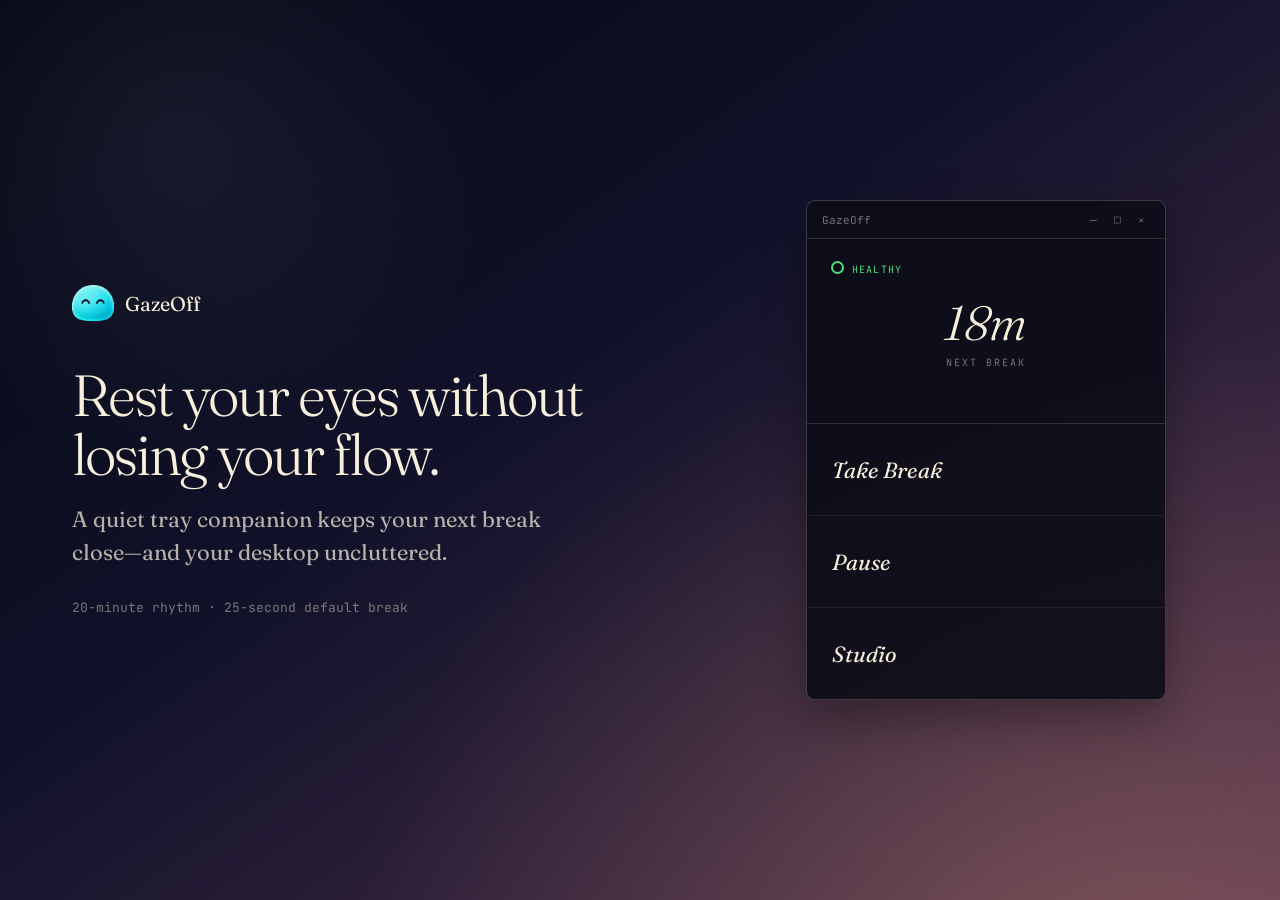
<file: store-assets/render.html>
<!doctype html>
<html lang="en">
<head>
  <meta charset="utf-8">
  <meta name="viewport" content="width=device-width,initial-scale=1">
  <title>GazeOff Microsoft Store assets</title>
  <link rel="preconnect" href="https://fonts.googleapis.com">
  <link rel="preconnect" href="https://fonts.gstatic.com" crossorigin>
  <link href="https://fonts.googleapis.com/css2?family=Fraunces:ital,opsz,wght@0,9..144,300;0,9..144,400;0,9..144,500&family=JetBrains+Mono:wght@400;500&display=swap" rel="stylesheet">
  <style>
    :root{--ink:#f7eedb;--soft:rgba(247,238,219,.72);--faint:rgba(247,238,219,.45);--rule:rgba(247,238,219,.15);--accent:#e8a874;--display:"Fraunces",Georgia,serif;--mono:"JetBrains Mono",monospace}
    *{box-sizing:border-box}html,body{width:100%;height:100%;margin:0;overflow:hidden}body{color:var(--ink);font-family:var(--display);background:#070916}
    .slide{position:absolute;inset:0;display:none;background:linear-gradient(145deg,#050714 0%,#11122a 43%,#55324f 100%)}
    .slide.active{display:grid}.slide::after{content:"";position:absolute;inset:0;pointer-events:none;background:radial-gradient(ellipse at 85% 110%,rgba(232,168,116,.28),transparent 48%),radial-gradient(circle at 14% 16%,rgba(182,203,217,.08),transparent 24%)}
    .copy{position:relative;z-index:2;align-self:center;padding:0 30px 0 72px}.brand{display:flex;align-items:center;gap:11px;margin-bottom:42px;font-size:20px}.brand img{width:42px;height:42px;object-fit:contain}.copy h1{max-width:540px;margin:0 0 20px;font-size:58px;line-height:1.01;font-weight:300;letter-spacing:-.035em}.copy p{max-width:500px;margin:0;color:var(--soft);font-size:22px;line-height:1.48}.copy .note{display:block;margin-top:30px;color:var(--faint);font:13px/1.5 var(--mono)}
    .product{position:relative;z-index:2;align-self:center;justify-self:center}.window{overflow:hidden;border:1px solid rgba(247,238,219,.2);background:rgba(12,14,24,.92);box-shadow:0 18px 45px rgba(0,0,0,.32)}.titlebar{height:38px;display:flex;align-items:center;padding:0 15px;border-bottom:1px solid var(--rule);color:var(--faint);font:11px var(--mono)}.dots{margin-left:auto;letter-spacing:5px}
    .tray-slide{grid-template-columns:54% 46%}.tray{width:360px;height:500px;border-radius:9px}.tray .health{height:185px;display:grid;place-items:center;border-bottom:1px solid var(--rule);position:relative}.health-label{position:absolute;top:22px;left:24px;color:#4ade80;font:10px var(--mono);letter-spacing:.13em;text-transform:uppercase}.health-label::before{content:"";display:inline-block;width:9px;height:9px;margin-right:8px;border:2px solid #4ade80;border-radius:50%;vertical-align:-1px}.time{font-size:48px;font-style:italic;font-weight:300}.kicker{margin-top:4px;color:var(--faint);font:10px var(--mono);letter-spacing:.2em;text-align:center;text-transform:uppercase}.tray-row{height:92px;display:flex;align-items:center;padding:0 25px;border-bottom:1px solid rgba(247,238,219,.07);font-size:22px;font-style:italic}.tray-foot{padding:18px 24px;color:var(--faint);font:11px/1.5 var(--mono)}
    .break-slide{grid-template-columns:43% 57%;background:linear-gradient(145deg,#081736 0%,#214a91 48%,#549fe0 100%)}.break-slide::after{background:radial-gradient(ellipse at 84% 95%,rgba(142,210,237,.3),transparent 43%)}.break{width:700px;height:560px;position:relative;background:linear-gradient(to bottom,#081736,#11295e 23%,#214a91 48%,#3573c2 74%,#549fe0)}.break .mast{position:absolute;top:36px;left:0;right:0;text-align:center;color:var(--faint);font-size:16px;font-style:italic}.break .center{position:absolute;inset:0;display:grid;place-content:center;text-align:center}.break .line{font-size:43px;font-style:italic}.break .seconds{margin-top:54px;font-size:62px;font-style:italic}.meter{width:380px;height:1px;margin:12px auto 0;background:var(--rule)}.meter span{display:block;width:48%;height:1px;background:#8ed2ed}.break .caption{margin-top:14px;color:var(--faint);font-size:15px;font-style:italic}.break .actions{position:absolute;bottom:40px;left:0;right:0;text-align:center;color:var(--soft);font-size:16px;font-style:italic;word-spacing:24px}
    .studio-slide,.stats-slide,.smart-slide{grid-template-columns:39% 61%}.studio{width:760px;height:580px;display:grid;grid-template-columns:190px 1fr}.side{padding:30px 0;border-right:1px solid var(--rule)}.side strong{display:block;padding:0 24px 24px;font-size:26px;font-weight:300}.side span{display:block;padding:12px 24px;color:var(--soft);font-size:15px}.side .selected{padding-left:30px;background:rgba(255,255,255,.07);color:var(--ink)}.main{padding:35px 42px}.main h2{margin:0 0 28px;font-size:31px;font-weight:300}.section{padding:12px 0 7px;border-bottom:1px solid var(--rule);color:var(--faint);font:10px var(--mono);letter-spacing:.12em;text-transform:uppercase}.setting{min-height:68px;display:flex;align-items:center;border-bottom:1px solid rgba(247,238,219,.06)}.setting b{display:block;font-size:16px;font-weight:300}.setting em{display:block;margin-top:4px;color:var(--faint);font-size:13px;font-style:normal}.value{margin-left:auto;color:#00c9ff;font:14px var(--mono)}.switch{margin-left:auto;width:38px;height:21px;padding:3px;border-radius:11px;background:#00a8d6}.switch::after{content:"";display:block;width:15px;height:15px;margin-left:17px;border-radius:50%;background:white}
    .stats{width:760px;height:580px;display:grid;grid-template-columns:190px 1fr}.score{display:flex;align-items:center;gap:22px;padding:22px;border:1px solid var(--rule);background:rgba(255,255,255,.04)}.ring{width:100px;height:100px;border:8px solid rgba(247,238,219,.12);border-top-color:#4ade80;border-right-color:#4ade80;border-bottom-color:#4ade80;border-radius:50%;display:grid;place-items:center;font-size:30px}.score h3{margin:0;font-size:25px;font-weight:300;font-style:italic}.score p{margin:6px 0 0;color:var(--faint);font-size:13px}.tiles{display:grid;grid-template-columns:repeat(4,1fr);gap:10px;margin-top:18px}.tile{padding:15px 12px;border:1px solid var(--rule)}.tile b{font-size:24px;font-weight:300}.tile span{display:block;margin-top:8px;color:var(--faint);font:8px var(--mono);letter-spacing:.1em;text-transform:uppercase}.chart{height:130px;margin-top:25px;display:flex;align-items:flex-end;gap:22px;border-bottom:1px solid var(--rule);padding:0 18px}.bar{width:30px;background:#4ade80}.bar:nth-child(1){height:42%}.bar:nth-child(2){height:67%}.bar:nth-child(3){height:58%;background:#fbbf24}.bar:nth-child(4){height:81%}.bar:nth-child(5){height:74%}.bar:nth-child(6){height:91%}.bar:nth-child(7){height:64%;background:#fbbf24}
    .smart{width:760px;height:580px;display:grid;grid-template-columns:190px 1fr}.signal{min-height:82px;display:grid;grid-template-columns:1fr auto;align-items:center;border-bottom:1px solid rgba(247,238,219,.07)}.signal b{display:block;font-size:17px;font-weight:300}.signal span{display:block;margin-top:5px;color:var(--faint);font-size:13px}.state{color:#4ade80;font:11px var(--mono);letter-spacing:.1em;text-transform:uppercase}.privacy{margin-top:28px;padding-top:20px;border-top:1px solid var(--rule);color:var(--faint);font:12px/1.55 var(--mono)}
    .logo-slide{place-items:center;background:#111327}.logo-slide::after{background:radial-gradient(circle at 50% 66%,rgba(232,168,116,.18),transparent 38%)}.logo-wrap{position:relative;z-index:2;text-align:center}.logo-wrap img{width:500px;height:500px;object-fit:contain}.logo-wrap div{margin-top:42px;font-size:78px;font-weight:300;letter-spacing:-.04em}
  </style>
</head>
<body>
  <section class="slide tray-slide" data-slide="1">
    <div class="copy"><div class="brand"><img src="../website/assets/tray_blob.png" alt="">GazeOff</div><h1>Rest your eyes without losing your flow.</h1><p>A quiet tray companion keeps your next break close—and your desktop uncluttered.</p><span class="note">20-minute rhythm · 25-second default break</span></div>
    <div class="product"><div class="window tray"><div class="titlebar">GazeOff <span class="dots">— □ ×</span></div><div class="health"><div class="health-label">healthy</div><div><div class="time">18m</div><div class="kicker">next break</div></div></div><div class="tray-row">Take Break</div><div class="tray-row">Pause</div><div class="tray-row">Studio</div><div class="tray-foot">Running quietly from the Windows system tray</div></div></div>
  </section>
  <section class="slide break-slide" data-slide="2">
    <div class="copy"><div class="brand"><img src="../website/assets/tray_blob.png" alt="">GazeOff</div><h1>A small pause can reset the whole session.</h1><p>Calm, full-screen breaks make it easy to look away before strain builds up.</p><span class="note">Short breaks · long recovery breaks · optional sounds</span></div>
    <div class="product"><div class="window break"><div class="mast">GazeOff</div><div class="center"><div class="line">Let the distance come back into focus.</div><div class="seconds">12</div><div class="meter"><span></span></div><div class="caption">seconds of quiet left</div></div><div class="actions">Skip &nbsp; +1 minute &nbsp; +5 minutes</div></div></div>
  </section>
  <section class="slide studio-slide" data-slide="3">
    <div class="copy"><div class="brand"><img src="../website/assets/tray_blob.png" alt="">GazeOff</div><h1>Your rhythm, not somebody else's.</h1><p>Adjust break timing, reminders, sounds, and visuals from one focused Studio.</p><span class="note">Every reminder is optional and adjustable</span></div>
    <div class="product"><div class="window studio"><aside class="side"><strong>GazeOff</strong><span class="selected">Breaks</span><span>Reminders</span><span>Smart Pause</span><span>Appearance</span><span>Stats</span></aside><main class="main"><h2>Breaks</h2><div class="section">Schedule</div><div class="setting"><div><b>Work interval</b><em>Time between eye breaks</em></div><div class="value">20 minutes</div></div><div class="setting"><div><b>Short break</b><em>Quick distance reset</em></div><div class="value">25 seconds</div></div><div class="setting"><div><b>Long break</b><em>After four short breaks</em></div><div class="value">3 minutes</div></div><div class="section">Behavior</div><div class="setting"><div><b>Start automatically</b><em>Begin the timer when GazeOff opens</em></div><div class="switch"></div></div></main></div></div>
  </section>
  <section class="slide stats-slide" data-slide="4">
    <div class="copy"><div class="brand"><img src="../website/assets/tray_blob.png" alt="">GazeOff</div><h1>See recovery—not another productivity score.</h1><p>Local stats show whether breaks are actually making space in your day.</p><span class="note">Stored on your PC · no account · no cloud dashboard</span></div>
    <div class="product"><div class="window stats"><aside class="side"><strong>GazeOff</strong><span>Breaks</span><span>Reminders</span><span>Smart Pause</span><span>Appearance</span><span class="selected">Stats</span></aside><main class="main"><h2>Recovery</h2><div class="score"><div class="ring">92</div><div><h3>A well-paced day.</h3><p>Breaks are keeping long sessions in check.</p></div></div><div class="tiles"><div class="tile"><b>7</b><span>breaks</span></div><div class="tile"><b>6m</b><span>rested</span></div><div class="tile"><b>3h</b><span>screen time</span></div><div class="tile"><b>1</b><span>skipped</span></div></div><div class="chart"><div class="bar"></div><div class="bar"></div><div class="bar"></div><div class="bar"></div><div class="bar"></div><div class="bar"></div><div class="bar"></div></div></main></div></div>
  </section>
  <section class="slide smart-slide" data-slide="5">
    <div class="copy"><div class="brand"><img src="../website/assets/tray_blob.png" alt="">GazeOff</div><h1>Helpful reminders know when to wait.</h1><p>Smart Pause holds interruptions during calls, fullscreen activity, videos, games, and time away.</p><span class="note">Detection happens locally on your Windows PC</span></div>
    <div class="product"><div class="window smart"><aside class="side"><strong>GazeOff</strong><span>Breaks</span><span>Reminders</span><span class="selected">Smart Pause</span><span>Appearance</span><span>Stats</span></aside><main class="main"><h2>Smart Pause</h2><div class="section">Pause signals</div><div class="signal"><div><b>Fullscreen apps</b><span>Wait during presentations, films, and games</span></div><div class="state">On</div></div><div class="signal"><div><b>Calls and meetings</b><span>Use local microphone and camera activity signals</span></div><div class="state">On</div></div><div class="signal"><div><b>Video playback</b><span>Hold reminders while media is playing</span></div><div class="state">On</div></div><div class="signal"><div><b>Idle time</b><span>Pause when you step away from the computer</span></div><div class="state">On</div></div><div class="privacy">GazeOff does not record audio or video, capture your screen, or upload activity to a cloud dashboard.</div></main></div></div>
  </section>
  <section class="slide logo-slide" data-slide="logo"><div class="logo-wrap"><img src="../website/assets/tray_blob.png" alt="GazeOff blob"><div>GazeOff</div></div></section>
  <script>
    const slide=new URLSearchParams(location.search).get('slide')||'1';
    document.querySelector(`[data-slide="${slide}"]`)?.classList.add('active');
  </script>
</body>
</html>
</file>
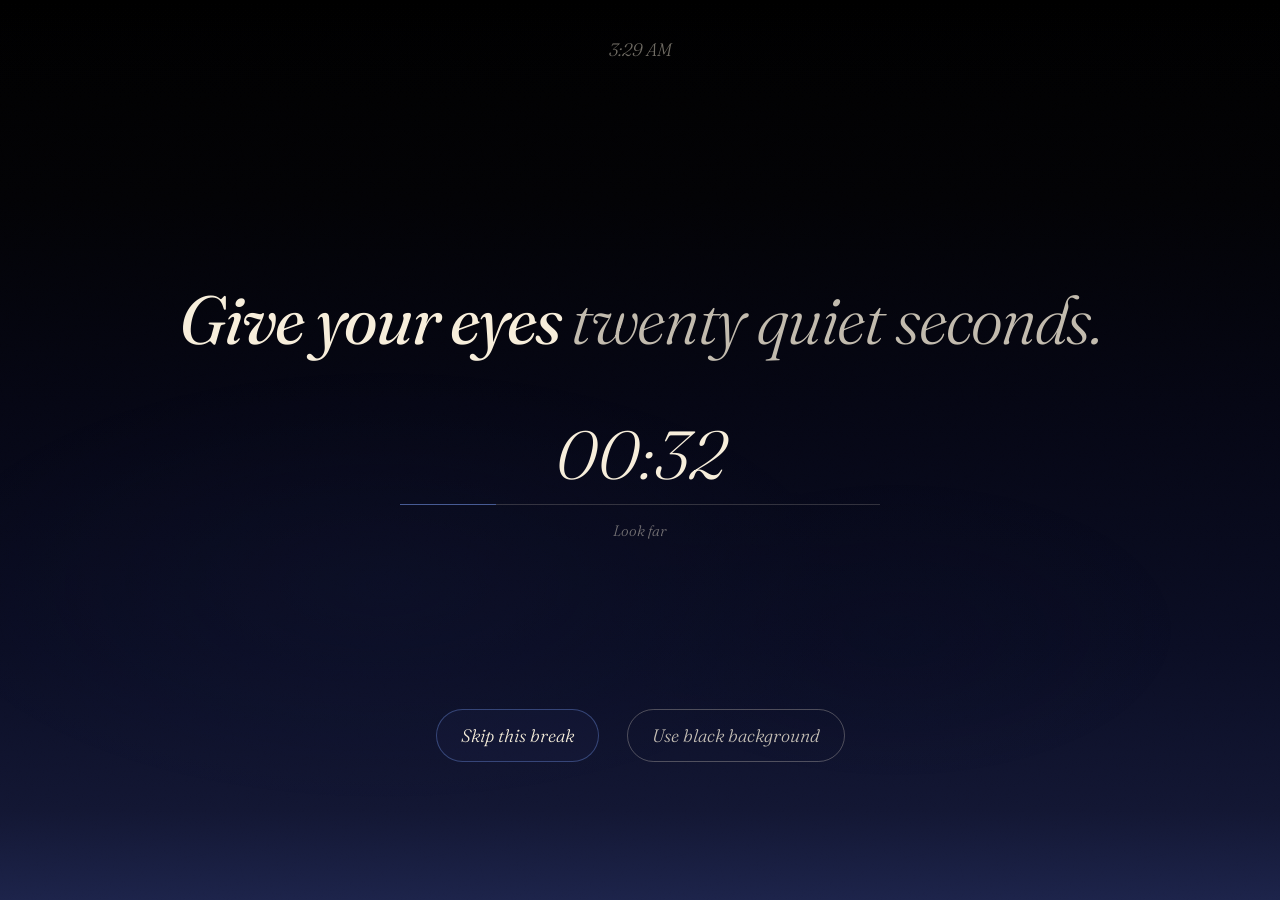
<file: ui/overlay.html>
<!doctype html>
<html>
<head>
<meta charset="utf-8">
<meta name="color-scheme" content="dark">
<link rel="preconnect" href="https://fonts.googleapis.com">
<link rel="preconnect" href="https://fonts.gstatic.com" crossorigin>
<link href="https://fonts.googleapis.com/css2?family=Fraunces:ital,opsz,wght@0,9..144,300;0,9..144,400;0,9..144,500;0,9..144,600;0,9..144,700;1,9..144,300;1,9..144,400;1,9..144,500;1,9..144,600;1,9..144,700&family=JetBrains+Mono:wght@300;400;500;600;700&display=swap" rel="stylesheet">
<style>
  * { box-sizing:border-box; margin:0; padding:0; user-select:none; }

  @property --c-zenith  { syntax: '<color>';  inherits: true; initial-value: #1a1730; }
  @property --c-high    { syntax: '<color>';  inherits: true; initial-value: #2d2042; }
  @property --c-mid     { syntax: '<color>';  inherits: true; initial-value: #5e3454; }
  @property --c-low     { syntax: '<color>';  inherits: true; initial-value: #b56953; }
  @property --c-horizon { syntax: '<color>';  inherits: true; initial-value: #e8a874; }
  @property --c-glow    { syntax: '<color>';  inherits: true; initial-value: #f2d7b8; }

  :root {
    transition:
      --c-zenith  1800ms cubic-bezier(.2,.6,.2,1),
      --c-high    1800ms cubic-bezier(.2,.6,.2,1),
      --c-mid     1800ms cubic-bezier(.2,.6,.2,1),
      --c-low     1800ms cubic-bezier(.2,.6,.2,1),
      --c-horizon 1800ms cubic-bezier(.2,.6,.2,1),
      --c-glow    1800ms cubic-bezier(.2,.6,.2,1);

    --display: 'Fraunces', Georgia, serif;
    --mono:    'JetBrains Mono', ui-monospace, monospace;
    --ease:    cubic-bezier(.2,.6,.2,1);
  }

  body[data-state="dawn"] {
    --c-zenith:  #0a192f; --c-high: #112a4a; --c-mid: #1d466b;
    --c-low:     #35688a; --c-horizon: #5b8c9e; --c-glow: #a3c0c2;
    --accent:      #a3c0c2; --ink: #f7eedb; --ink-soft: rgba(247, 238, 219, 0.78);
    --ink-faint:   rgba(247, 238, 219, 0.45); --rule: rgba(247, 238, 219, 0.18);
  }
  body[data-state="morning"], body[data-state="clear"] {
    --c-zenith:  #0b162c; --c-high: #15294a; --c-mid: #213f6a;
    --c-low:     #3e638e; --c-horizon: #7093b5; --c-glow: #b6cbd9;
    --accent:      #b6cbd9; --ink: #f7eedb; --ink-soft: rgba(247, 238, 219, 0.78);
    --ink-faint:   rgba(247, 238, 219, 0.45); --rule: rgba(247, 238, 219, 0.18);
  }
  body[data-state="midday"] {
    --c-zenith:  #091b42; --c-high: #0f2e6e; --c-mid: #1b4c9e;
    --c-low:     #2e76cc; --c-horizon: #4a9df2; --c-glow: #82c9ff;
    --accent:      #4a9df2; --ink: #f7eedb; --ink-soft: rgba(247, 238, 219, 0.78);
    --ink-faint:   rgba(247, 238, 219, 0.45); --rule: rgba(247, 238, 219, 0.18);
  }
  body[data-state="afternoon"] {
    --c-zenith:  #081736; --c-high: #11295e; --c-mid: #214a91;
    --c-low:     #3573c2; --c-horizon: #549fe0; --c-glow: #8ed2ed;
    --accent:      #549fe0; --ink: #f7eedb; --ink-soft: rgba(247, 238, 219, 0.78);
    --ink-faint:   rgba(247, 238, 219, 0.45); --rule: rgba(247, 238, 219, 0.18);
  }
  body[data-state="goldenHour"] {
    --c-zenith:  #141638; --c-high: #242654; --c-mid: #423d6e;
    --c-low:     #73566a; --c-horizon: #a87e67; --c-glow: #deb081;
    --accent:      #deb081; --ink: #f7eedb; --ink-soft: rgba(247, 238, 219, 0.78);
    --ink-faint:   rgba(247, 238, 219, 0.45); --rule: rgba(247, 238, 219, 0.18);
  }
  body[data-state="sunset"], body[data-state="accumulating"] {
    --c-zenith:  #1a1730; --c-high: #2d2042; --c-mid: #5e3454;
    --c-low:     #b56953; --c-horizon: #e8a874; --c-glow: #f2d7b8;
    --accent:      #e8a874; --ink: #f7eedb; --ink-soft: rgba(247, 238, 219, 0.78);
    --ink-faint:   rgba(247, 238, 219, 0.45); --rule: rgba(247, 238, 219, 0.18);
  }
  body[data-state="dusk"], body[data-state="due"] {
    --c-zenith:  #050714; --c-high: #0a0c1f; --c-mid: #14122a;
    --c-low:     #1f1830; --c-horizon: #2a1f3a; --c-glow: #3a2a44;
    --accent:      #f19a63; --ink: #f7eedb; --ink-soft: rgba(247, 238, 219, 0.78);
    --ink-faint:   rgba(247, 238, 219, 0.45); --rule: rgba(247, 238, 219, 0.18);
  }
  body[data-state="night"] {
    --c-zenith:  #000000; --c-high: #020205; --c-mid: #050614;
    --c-low:     #0a0d24; --c-horizon: #121633; --c-glow: #1c234a;
    --accent:      #475b94; --ink: #f7eedb; --ink-soft: rgba(247, 238, 219, 0.78);
    --ink-faint:   rgba(247, 238, 219, 0.45); --rule: rgba(247, 238, 219, 0.18);
  }


  html, body { width:100%; height:100%; overflow:hidden; color:var(--ink); }
  html { background:transparent; }
  body { background:var(--c-zenith); font-family:var(--display); opacity:0; transition:opacity 620ms cubic-bezier(.2,0,0,1), background 600ms cubic-bezier(.2,.6,.2,1); }
  body.in { opacity:1; }
  body.leaving-sky { opacity:0; transition: opacity 250ms var(--ease); }
  body.wallpaper-mode { background:transparent; }
  button { font:inherit; }

  .sky {
    position: fixed; inset: 0; z-index: 0;
    background: linear-gradient(
      to bottom,
      var(--c-zenith) 0%,
      var(--c-high) 22%,
      var(--c-mid) 45%,
      var(--c-low) 72%,
      var(--c-horizon) 90%,
      var(--c-glow) 100%
    );
  }
  .wallpaper {
    position: fixed; inset: -32px; z-index: 0;
    background-size: cover; background-position: center;
    opacity: 0; transform: scale(1.02);
    transition: opacity 620ms var(--ease), filter 620ms var(--ease), transform 620ms var(--ease);
  }
  body.wallpaper-mode .wallpaper { opacity: 1; }
  body.wallpaper-mode .wallpaper.blur { filter: blur(var(--wallpaper-blur, 24px)); transform: scale(1.08); }
  body.wallpaper-mode .sky, body.wallpaper-mode .drift { opacity: 0; }
  body.leaving-wallpaper .wallpaper,
  body.leaving-wallpaper .wallpaper.blur {
    opacity:0; filter:blur(0); transform:scale(1.02);
  }
  body.leaving .mast, body.leaving .stage, body.leaving .actions { opacity:0; }
  body.leaving .mast, body.leaving .stage, body.leaving .actions,
  body.leaving::after { transition:opacity 260ms ease; }
  body.leaving::after { opacity:0; }

  .drift {
    position: fixed; inset: 0; z-index: 1;
    pointer-events: none;
    opacity: 0.5;
    background:
      radial-gradient(ellipse 60% 40% at 30% 65%, color-mix(in oklab, var(--c-glow), transparent 70%) 0%, transparent 60%),
      radial-gradient(ellipse 40% 30% at 70% 70%, color-mix(in oklab, var(--c-low), transparent 75%) 0%, transparent 55%);
    animation: drift 90s infinite linear;
    transition: opacity 1200ms var(--ease);
  }
  @keyframes drift {
    0%   { transform: translateX(-3%) translateY(1%); }
    50%  { transform: translateX(2%)  translateY(-1%); }
    100% { transform: translateX(-3%) translateY(1%); }
  }

  body::after {
    content: '';
    position: fixed; inset: 0;
    pointer-events: none; z-index: 3;
    opacity: 0.15;
    mix-blend-mode: overlay;
    background-image: url("data:image/svg+xml;utf8,<svg xmlns='http://www.w3.org/2000/svg' width='240' height='240'><filter id='g'><feTurbulence type='fractalNoise' baseFrequency='0.85' numOctaves='2' seed='5'/><feColorMatrix values='0 0 0 0 0.95 0 0 0 0 0.85 0 0 0 0 0.65 0 0 0 0.3 0'/></filter><rect width='100%25' height='100%25' filter='url(%23g)' opacity='0.4'/></svg>");
  }

  body.display-off {
    --c-zenith:  #000;
    --c-high:    #000;
    --c-mid:     #000;
    --c-low:     #000;
    --c-horizon: #000;
    --c-glow:    #000;

    --accent:      #d8aa7c;
    --ink:         #f1eee7;
    --ink-soft:    rgba(241, 238, 231, 0.76);
    --ink-faint:   rgba(241, 238, 231, 0.48);
    --rule:        rgba(241, 238, 231, 0.22);
    background: #000;
  }
  body.display-off .sky, body.display-off .drift { display:none; }
  body.display-off .wallpaper { display:none; }
  body.display-off::after { display:none; }
  body.hide-messages .mast, body.hide-messages .headline { display:none; }

  .mast {
    position:fixed; top:38px; left:0; right:0; z-index:4;
    display:flex; justify-content:center; align-items:center;
    font-family:var(--display); color:var(--ink-faint); font-size:18px; font-weight:300; font-style:italic; letter-spacing:0;
  }

  .stage { position:fixed; inset:0; display:grid; place-items:center; padding:80px 56px 156px; z-index:4; text-align:center; }
  .piece { max-width:1040px; }
  .headline { font-family:var(--display); font-style:italic; font-weight:400; font-size:clamp(40px, 7vw, 68px); line-height:1.05; letter-spacing:-.02em; color:var(--ink); margin-bottom:28px; }
  .headline .thin { font-weight:300; color:var(--ink-soft); }

  .timer { margin:56px auto 0; width:min(480px, 70vw); }
  .readout { font-family:var(--display); font-size:clamp(40px, 7vw, 68px); font-weight:300; font-style:italic; color:var(--ink); font-variant-numeric:tabular-nums; margin-bottom: 8px;}
  .meter { height:1px; background:var(--rule); position:relative; overflow:hidden; }
  .bar { position:absolute; inset:0 auto 0 0; width:0%; background:var(--accent); transition:width .9s linear, background 1200ms var(--ease); }
  .label { margin-top:16px; font-family:var(--display); color:var(--ink-faint); font-size:15px; font-weight:300; font-style:italic; letter-spacing:0; }

  .actions { position:fixed; left:0; right:0; bottom: clamp(104px, 14vh, 176px); z-index:4; display:flex; flex-direction:column; gap:12px; align-items:center; justify-content:center; }
  .linkrow { display:flex; gap:28px; flex-wrap:wrap; justify-content:center; align-items:center; }

  /* Gentle, cumulative skip note. Same editorial voice as .label; the warmth
     of the colour (not the words) carries how overdue you are. Tone is set
     inline from the recovery state. */
  .skip-note {
    font-family:var(--display); font-size:14px; font-weight:300; font-style:italic;
    letter-spacing:0; color:var(--ink-faint); opacity:0; height:0; overflow:hidden;
    transition:opacity 600ms var(--ease), color 1200ms var(--ease);
  }
  .skip-note.show { opacity:.92; height:auto; }

  .skip-group { display: flex; align-items: center; gap: 8px; position: relative; }
  .skip-group::before {
    content:""; position:absolute; left:0; right:0; bottom:100%; height:14px;
  }
  .delay-opts {
    position:absolute; left:50%; bottom:calc(100% + 10px);
    display: flex; gap: 8px; opacity: 0; pointer-events: none;
    transform: translate(-50%, 8px);
    transition: opacity 180ms var(--ease), transform 180ms var(--ease);
  }
  .skip-group:hover .delay-opts, .skip-group:focus-within .delay-opts {
    opacity: 1; pointer-events: auto; transform: translate(-50%, 0);
  }
  .action.mini { padding: 10px 14px; min-width:60px; min-height: 36px; font-size: 16px; white-space:nowrap; }

  .action {
    display:none; appearance:none; background:transparent;
    font-family:var(--display); font-size:18px; font-weight:300; font-style:italic; letter-spacing:0;
    padding:14px 24px; cursor:pointer; min-height:46px; border-radius:999px;
    border: 1px solid color-mix(in oklab, var(--ink), transparent 72%); color: var(--ink-soft);
    transition:background 200ms var(--ease), border-color 200ms var(--ease), color 200ms var(--ease);
  }
  .action.on { display:inline-block; }
  .action:hover, .action:focus-visible { background:color-mix(in oklab, var(--ink), transparent 86%); color:var(--ink); border-color:color-mix(in oklab, var(--ink), transparent 45%); outline:none; }

  .action.primary { border-color: color-mix(in oklab, var(--accent), transparent 30%); color: var(--ink); background:color-mix(in oklab, var(--accent), transparent 94%); }
  .action.primary:hover, .action.primary:focus-visible { background:color-mix(in oklab, var(--accent), transparent 82%); color:var(--ink); border-color:var(--accent); }

  body.display-off .stage { padding:0; }
  body.display-off .mast, body.display-off .label { display:none; }
  body.display-off .piece { max-width:520px; }
  body.display-off .headline { display:none; }
  body.display-off .timer { margin:0 auto; width:320px; }
  body.display-off .readout { font-size:68px; color:var(--ink); }

  @media (prefers-reduced-motion: reduce) { *, *::before, *::after { animation:none !important; transition:none !important; } }
  @media (max-width:760px) { .headline{font-size:32px}.sub{font-size:16px}.actions{bottom:72px}.linkrow{flex-direction:column; width:100%; max-width:280px; gap:10px}.action{width:100%; padding:16px 20px;}.delay-opts{position:static; transform:none; width:100%; justify-content:center; margin-top:4px}.skip-group{width:100%; flex-direction:column}.skip-group:hover .delay-opts,.skip-group:focus-within .delay-opts{transform:none}.mast{top:22px}.timer{width:82vw} }
</style>
</head>
<body data-state="clear">
  <div class="sky"></div>
  <div class="wallpaper" id="wallpaper"></div>
  <div class="drift"></div>

  <div class="mast"><span id="clock">GazeOff</span></div>

  <main class="stage">
    <section class="piece">
      <h1 class="headline" id="headline">Gaze off. <span class="thin">See how beautiful the sky is.</span></h1>
      <div class="timer">
        <div class="readout" id="time">00:40</div>
        <div class="meter"><div class="bar" id="bar"></div></div>
        <div class="label" id="ringLabel">look far</div>
      </div>
    </section>
  </main>

  <div class="actions">
    <div class="linkrow">
      <div class="skip-group" id="skipGroup">
        <button class="action primary" id="mainBtn">Skip this sky</button>
        <div class="delay-opts">
          <button class="action mini" id="delay1">+1m</button>
          <button class="action mini" id="delay5">+5m</button>
        </div>
      </div>
      <button class="action" id="displayOff">Use black background</button>
    </div>
    <div class="skip-note" id="skipNote"></div>
  </div>
<script>
const invoke = window.__TAURI__?.core?.invoke || (async()=>{});
const listen = window.__TAURI__?.event?.listen || (async()=>{});
const $ = id => document.getElementById(id);
const fmt = s => `${String(Math.floor(Math.max(0,s)/60)).padStart(2,'0')}:${String(Math.max(0,s)%60).padStart(2,'0')}`;
// Cycle through a category instead of picking at random: advance one line per
// break (taken or skipped) and shift the starting point by the hour, so the
// same line never lands twice in a row and the day doesn't always open the
// same way. A line may carry an optional third element = minimum skips today
// before it is eligible, so skip-count-specific lines ("two skips is crazy")
// only appear once that many skips have actually happened.
function cycleLine(arr, s){
  if (!arr || !arr.length) return ['',''];
  const d = s.day || {};
  const skipped = d.skipped || 0;
  const eligible = arr.filter(l => (l[2] || 0) <= skipped);
  const pool = eligible.length ? eligible : arr;
  const breaks = (d.taken || 0) + skipped;
  const hour = new Date().getHours();
  return pool[(breaks + hour) % pool.length];
}
const lines = {
  calm:{
    short:[
      ['Look up for a moment.','The distance is good for you.'],
      ['Rest your eyes.','Let the far wall do the work.'],
      ['Blink slowly.','Then find something farther away.'],
      ['Give your eyes','twenty quiet seconds.'],
      ['Stop reading the glow.','Read the room instead.'],
      ['Look beyond the screen.','Your focus will follow.'],
      ['Let your eyes travel.','They have been held close enough.'],
      ['Find the horizon,','even if it is only across the room.'],
      ['The screen will keep its place.','Your eyes need distance.'],
      ['Gaze off.','See how beautiful the sky is.'],
      ['Lift your gaze.','Let the world be larger than this window.'],
      ['Blink. Breathe.','Look farther.']
    ],
    long:[
      ['Leave the chair for a while.','Come back softer.'],
      ['Step away from the screen.','Your body needs the break too.'],
      ['Walk a little.','Let your eyes stop working so hard.'],
      ['Give your focus back to the room,','not the screen.'],
      ['Take a few quiet minutes','with no brightness in front of you.'],
      ['Move your shoulders.','Unclench your gaze.'],
      ['Stand up slowly.','Let the desk wait.'],
      ['Rest your eyes.','Change your distance, your posture, your pace.']
    ],
    due:[
      ['You have been close to the screen for long enough.','Look farther now.'],
      ['Your eyes have carried this session.','Give them a pause.'],
      ['This break matters.','Take it before the strain settles in.'],
      ['You stayed with the screen too long.','Step back for a moment.'],
      ['The work can hold.','Your eyes should not have to.'],
      ['Take this one seriously.','Your focus needs recovery.']
    ],
    ret:[
      ['Welcome back.','Start gently.'],
      ['Return slowly.','Let your eyes settle first.'],
      ['Begin again,','but with a softer focus.'],
      ['The screen is here.','You do not have to rush to meet it.'],
      ['Come back lightly.','Keep some distance in your eyes.'],
      ['Back to work.','Blink first.']
    ]
  },
  playful:{
    short:[
      ['Blink, twin.','The monitor is not your opp.'],
      ['Chat, we are staring','a little too hard.'],
      ['Look away real quick.','The pixels can wait.'],
      ['Your eyes are locked in.','Let them clock out for a sec.'],
      ['Morning check.','Blink before the day starts farming you.'],
      ['Midday screen stare is getting serious.','Look across the room.'],
      ['Night mode is not a personality.','Rest your eyes.'],
      ['Your blink rate','is fighting for its life.'],
      ['The screen won this round.','Blink and reset.'],
      ['Still staring?','Be so for real.'],
      ['The monitor is not going anywhere.','Look away.'],
      ['Look away','before your eyes start buffering.'],
      ['Touch distance.','Not grass, just distance.'],
      ['Blink like','you pay rent here.'],
      ['Go touch grass.','Indoor version counts.'],
      ['Caught staring in 4K.','Blink and look away.'],
      ['The screen is not him.','Give your eyes some distance.'],
      ['Log the eyeballs off','for twenty seconds.'],
      ['Your retinas are buffering.','Look at something far.'],
      ['Eye contact with the monitor is wild.','Look across the room.'],
      ['You skipped one. Fine.','But the eyes remember.', 1]
    ],
    long:[
      ['Stand up for a minute.','The desk does not own you.'],
      ['Stretch','before your posture becomes lore.']
    ],
    due:[
      ['We are not beating','the eye strain allegations.'],
      ['Your eyes are cooked,','respectfully.'],
      ['This is no longer focus.','This is pixel addiction.'],
      ['You stayed locked in too long.','Take this one.'],
      ['Twin, two skips is crazy.','Take this one.', 2],
      ['Third skip?','Beefing with basic self care now.', 3]
    ],
    ret:[
      ['Welcome back.','Tiny aura restored.'],
      ['Welcome back.','Soft focus, easy on the pixels.']
    ]
  }
};
let active=false, returning=false, lastKey='', blackOverride=null;
let wallpaperDataUrl = null;
function setClock(){ const d=new Date(); $('clock').textContent = d.toLocaleTimeString([], {hour:'numeric', minute:'2-digit'}); }
setClock(); setInterval(setClock, 15000);
function setText(a,b){ $('headline').innerHTML = `${a} <span class="thin">${b}</span>`; }
function getTimeBasedState() {
  const hour = new Date().getHours();
  if (hour >= 5 && hour < 7) return "dawn";
  if (hour >= 7 && hour < 10) return "morning";
  if (hour >= 10 && hour < 15) return "midday";
  if (hour >= 15 && hour < 17) return "afternoon";
  if (hour === 17) return "goldenHour";
  if (hour === 18) return "sunset";
  if (hour >= 19 && hour < 21) return "dusk";
  return "night"; // 21:00 to 04:59
}

function voiceLines(playful) {
  if (!playful) return lines.calm;
  return {
    short: lines.calm.short.concat(lines.playful.short),
    long: lines.calm.long.concat(lines.playful.long),
    due: lines.calm.due.concat(lines.playful.due),
    ret: lines.calm.ret.concat(lines.playful.ret)
  };
}

async function applyBackground(s) {
  const useWallpaper = s.bg_mode === 'wallpaper';
  document.body.classList.toggle('wallpaper-mode', useWallpaper);
  const wp = $('wallpaper');
  wp.classList.toggle('blur', s.bg_blur !== false);
  wp.style.setProperty('--wallpaper-blur', `${Math.max(0, Math.min(48, s.bg_blur_amount ?? 24))}px`);
  if (!useWallpaper) return;
  if (!wallpaperDataUrl) {
    try { wallpaperDataUrl = await invoke('wallpaper_data_url'); } catch(e) {}
  }
  if (wallpaperDataUrl) {
    wp.style.backgroundImage = `url("${wallpaperDataUrl}")`;
  } else {
    document.body.classList.remove('wallpaper-mode');
  }
}

// Skip pressure: the colour warms as the day's skipped count climbs, but the
// words stay kind. Tones are the same sage -> amber -> ember the rest of the
// app uses, so this sits naturally on any time-of-day sky.
function skipTone(n){
  if (n >= 3) return '#f19a63'; // ember
  if (n === 2) return '#e0935f';
  if (n === 1) return '#e8a874'; // amber
  return null;
}
function skipPhrase(n){
  if (n >= 3) return `${n} breaks skipped today. Your eyes are keeping count.`;
  if (n === 2) return 'two breaks waved off today';
  if (n === 1) return 'one break let pass today';
  return '';
}

async function render(s){
  document.body.classList.toggle('hide-messages', !!s.hide_messages);
  await applyBackground(s);
  document.body.dataset.state = getTimeBasedState();
  const voice = voiceLines(!!s.playful);
  const delayable = !!(s.brk && s.brk.can_delay && s.brk.t >= (s.brk.skip_at || 0));
  const skippable = !!(s.brk && s.brk.skippable && s.brk.t >= (s.brk.skip_at || 0));
  $('delay1').className = 'action' + (delayable ? ' on' : '');
  $('delay5').className = 'action' + (delayable ? ' on' : '');
  if(s.brk){
    document.body.classList.remove('leaving', 'leaving-sky', 'leaving-wallpaper');
    // small delay ensures the transition triggers properly when going from hidden to shown
    setTimeout(() => document.body.classList.add('in'), 20);
    const state = s.brk.force_locked || s.state === 'due' ? 'due' : (s.brk.long ? 'long' : 'short');
    // In the last few seconds, swap the headline to a "welcome back" line so the
    // return feels intentional rather than an abrupt cut.
    const endingSoon = (s.brk.dur - s.brk.t) <= 4 && (s.brk.dur - s.brk.t) > 0;
    const key = `${state}-${s.brk.long}-${s.playful}-${s.brk.force_locked}-${endingSoon}`;
    if(!active || key !== lastKey){
      active=true; returning=false; lastKey=key; blackOverride=null;
      const [a,b] = endingSoon
        ? cycleLine(voice.ret, s)
        : cycleLine(state === 'due' ? voice.due : s.brk.long ? voice.long : voice.short, s);
      setText(a,b);
    }
    const black = blackOverride ?? !!s.display_off_break;
    document.body.classList.toggle('display-off', black);
    $('displayOff').className = 'action on';
    $('displayOff').textContent = black ? 'Show background' : 'Use black background';
    $('mainBtn').className = 'action primary' + (skippable ? ' on' : '');
    const left = Math.max(0, s.brk.dur - s.brk.t);
    const pct = Math.min(1, Math.max(0, s.brk.t / Math.max(1, s.brk.dur)));
    $('time').textContent = fmt(left);
    $('bar').style.width = `${pct*100}%`;
    $('ringLabel').textContent = s.brk.long ? 'Move softly' : 'Look far';
    $('mainBtn').textContent = s.bg_mode === 'gradient' ? 'Skip this sky' : 'Skip this break';
    $('skipGroup').style.display = skippable ? 'flex' : 'none';

    // Warm the skip affordance + show a gentle running tally. This appears even
    // when skip is locked (focused mode), so the signal is never lost.
    const skipped = (s.day && s.day.skipped) || 0;
    const tone = skipTone(skipped);
    const note = $('skipNote');
    if (tone) {
      note.textContent = skipPhrase(skipped);
      note.style.color = tone;
      note.classList.add('show');
    } else {
      note.classList.remove('show');
    }
    $('mainBtn').style.color = tone || '';
    $('mainBtn').style.borderColor = tone ? `color-mix(in oklab, ${tone}, transparent 45%)` : '';
  } else if(s.returning > 0){
    $('skipNote').classList.remove('show');
    const black = document.body.classList.contains('display-off');
    const wallpaperExit = !black && s.bg_mode === 'wallpaper' && !!wallpaperDataUrl;
    document.body.classList.add('leaving');
    document.body.classList.toggle('leaving-wallpaper', wallpaperExit);
    document.body.classList.toggle('leaving-sky', !wallpaperExit);
    active=false; returning=true; lastKey='';
  }
}
$('delay1').onclick = () => invoke('delay_break',{secs:60});
$('delay5').onclick = () => invoke('delay_break',{secs:300});
$('mainBtn').onclick = () => invoke('skip_break');
$('displayOff').onclick = () => {
  blackOverride = !document.body.classList.contains('display-off');
  document.body.classList.toggle('display-off', blackOverride);
  $('displayOff').textContent = blackOverride ? 'Show background' : 'Use black background';
};
addEventListener('keydown', e => { if(e.key === 'Escape') invoke('skip_break'); });
addEventListener('contextmenu', e => e.preventDefault());
listen('snap', e => render(e.payload));
invoke('snapshot').then(v=>render(v||{state:'clear', returning:0, brk:{long:false,dur:40,t:8,skippable:true,can_delay:true,skip_at:3,end_at:28}})).catch(()=>render({state:'clear', returning:0, brk:{long:false,dur:40,t:8,skippable:true,can_delay:true,skip_at:3,end_at:28}}));
</script>
</body>
</html>
</file>
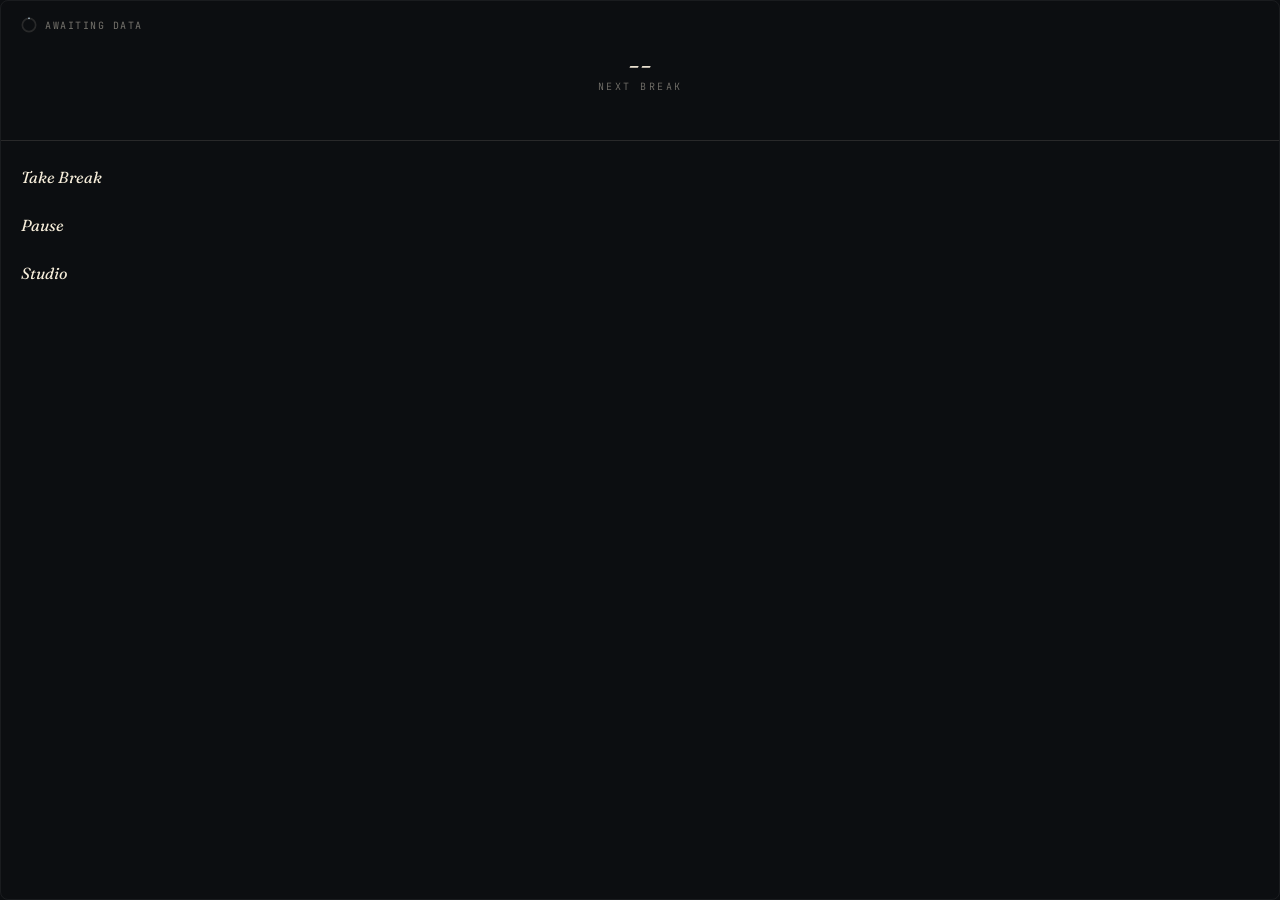
<file: ui/panel.html>
<!doctype html>
<html>
<head>
<meta charset="utf-8">
<meta name="color-scheme" content="dark">
<link rel="preconnect" href="https://fonts.googleapis.com">
<link rel="preconnect" href="https://fonts.gstatic.com" crossorigin>
<link href="https://fonts.googleapis.com/css2?family=Fraunces:ital,opsz,wght@0,9..144,300;0,9..144,400;0,9..144,500;0,9..144,600;0,9..144,700;1,9..144,300;1,9..144,400;1,9..144,500;1,9..144,600;1,9..144,700&family=JetBrains+Mono:wght@300;400;500;600;700&display=swap" rel="stylesheet">
<style>
  * { box-sizing: border-box; margin: 0; padding: 0; user-select: none; }

  :root {
    --c-bg: rgba(12, 14, 18, 0.65);
    --c-ink: #f7eedb;
    --c-ink-soft: rgba(247, 238, 219, 0.78);
    --c-ink-faint: rgba(247, 238, 219, 0.45);
    --c-accent: #b6cbd9;
    --c-rule: rgba(247, 238, 219, 0.12);
    --c-hover: rgba(255, 255, 255, 0.08);

    --display: 'Fraunces', Georgia, serif;
    --mono: 'JetBrains Mono', ui-monospace, monospace;
    --ease: cubic-bezier(.2, .6, .2, 1);
  }

  :root[data-theme="light"] {
    --c-bg: rgba(255, 255, 255, 0.55);
    --c-ink: #111;
    --c-ink-soft: #444;
    --c-ink-faint: #888;
    --c-accent: #0b57d0;
    --c-rule: rgba(0, 0, 0, 0.1);
    --c-hover: rgba(0, 0, 0, 0.05);
  }

  /* Adjust panel border for light theme */
  body[data-theme="light"] .panel { border-color: rgba(0, 0, 0, 0.1); }

  body[data-state="clear"] { --c-accent: #b6cbd9; }
  body[data-state="accumulating"] { --c-accent: #e8a874; }
  body[data-state="due"] { --c-accent: #f19a63; }
  body[data-paused="true"] { --c-accent: #888888; }

  html, body {
    width: 100%; height: 100%; overflow: hidden;
    /* Darker tint over native Windows 11 glass */
    background: var(--c-bg); color: var(--c-ink);
    font-family: var(--display);
    transition: background 1.2s var(--ease);
  }

  .panel {
    position: relative;
    display: flex; flex-direction: column;
    height: 100%; padding: 0;
    border-radius: 8px;
    border: 1px solid rgba(255, 255, 255, 0.06);
  }

  .status-module {
    position: relative;
    padding: 24px 20px;
    border-bottom: 1px solid var(--c-rule);
    display: flex; flex-direction: column; align-items: center; justify-content: center;
    min-height: 140px;
    transition: background 300ms var(--ease);
  }

  .status-module:hover { background: var(--c-hover); }

  .status-default {
    display: flex; flex-direction: column; align-items: center; justify-content: center;
    position: absolute; inset: 0;
    transition: opacity 200ms var(--ease), transform 200ms var(--ease);
  }

  /* Health Badge Styles */
  .health-header {
    position: absolute; top: 16px; left: 20px;
    display: flex; align-items: center; gap: 8px;
    opacity: 1; transition: opacity 300ms var(--ease);
  }
  .health-ring {
    width: 16px; height: 16px;
    transform: rotate(-90deg);
  }
  .health-ring circle {
    fill: none; stroke-width: 2.5;
    stroke-linecap: round;
    transition: stroke-dasharray 1s var(--ease), stroke 1s var(--ease);
  }
  .health-ring .bg { stroke: var(--c-rule); }
  .health-ring .fg { stroke: var(--c-accent); stroke-dasharray: 0 63; }

  .health-text {
    font-family: var(--mono); font-size: 10px; font-weight: 400;
    letter-spacing: 0.15em; text-transform: uppercase; color: var(--c-ink-faint);
    transition: color 1s var(--ease);
  }

  .timer-container {
    display: flex; flex-direction: column; align-items: center;
  }

  .status-time {
    font-size: 32px; font-style: italic; font-weight: 300;
    color: var(--c-ink); line-height: 1; font-variant-numeric: tabular-nums;
  }

  .status-kicker {
    font-family: var(--mono); font-size: 10px; font-weight: 300;
    letter-spacing: 0.25em; text-transform: uppercase; color: var(--c-ink-faint);
    transition: color 400ms var(--ease);
  }

  .status-actions {
    position: absolute; inset: 0;
    display: flex; align-items: center; justify-content: center; gap: 8px;
    opacity: 0; pointer-events: none; transform: translateY(8px);
    transition: opacity 200ms var(--ease), transform 200ms var(--ease);
    padding: 0 12px;
  }

  .status-module:hover .status-default { opacity: 0; transform: translateY(-8px); }
  .status-module:hover .status-actions { opacity: 1; pointer-events: auto; transform: translateY(0); }

  .quick-btn {
    appearance: none; background: transparent;
    border: 1px solid var(--c-rule); color: var(--c-ink-soft);
    font-family: var(--mono); font-size: 10px; font-weight: 300;
    letter-spacing: 0.15em; text-transform: uppercase;
    padding: 10px 12px; cursor: pointer; border-radius: 4px;
    transition: all 200ms var(--ease);
    flex: 1; text-align: center; white-space: nowrap;
  }
  .quick-btn:hover {
    background: var(--c-hover);
    color: var(--c-ink);
    border-color: var(--c-rule);
  }

  .menu {
    flex: 1; display: flex; flex-direction: column;
    padding: 12px 0;
  }

  .menu-item {
    appearance: none; background: transparent; border: none;
    width: 100%; text-align: left; padding: 14px 20px;
    display: flex; justify-content: space-between; align-items: baseline;
    cursor: pointer;
    transition: background 200ms var(--ease), padding-left 300ms var(--ease);
  }
  .menu-item:hover { background: var(--c-hover); padding-left: 26px; }

  .menu-title {
    font-family: var(--display); font-size: 16px; font-weight: 400; font-style: italic;
    color: var(--c-ink);
  }

  @media (prefers-reduced-motion: reduce) { *, *::before, *::after { animation: none !important; transition: none !important; } }
</style>
</head>
<body data-state="clear">
<div class="panel">

  <div class="status-module" id="statusModule">
    <div class="status-default" id="statusDefault">

      <div class="health-header">
        <svg class="health-ring" viewBox="0 0 24 24">
          <circle class="bg" cx="12" cy="12" r="10"></circle>
          <circle class="fg" id="healthRingFg" cx="12" cy="12" r="10"></circle>
        </svg>
        <div class="health-text" id="healthText">awaiting data</div>
      </div>

      <div class="timer-container">
        <div class="status-time" id="time">--</div>
        <div class="status-kicker" id="kicker">next break</div>
      </div>
    </div>
    <div class="status-actions" id="statusActions">
      <button class="quick-btn" id="delay1">+1m</button>
      <button class="quick-btn" id="delay5">+5m</button>
      <button class="quick-btn" id="skipNext">skip</button>
    </div>
  </div>

  <div class="menu">
    <button class="menu-item" id="breakNow">
      <span class="menu-title">Take Break</span>
    </button>
    <button class="menu-item" id="pauseToggle">
      <span class="menu-title" id="pauseLabel">Pause</span>
    </button>
    <button class="menu-item" id="settingsBtn">
      <span class="menu-title">Studio</span>
    </button>
  </div>
</div>

<script>
const invoke = window.__TAURI__?.core?.invoke || (async()=>{});
const listen = window.__TAURI__?.event?.listen || (async()=>{});
const $ = id => document.getElementById(id);

// Precision time formatter
const formatTime = s => {
  if (s == null) return '--';
  return s < 60 ? `${s}s` : `${Math.ceil(s/60)}m`;
};

let isPending = false;
let isDue = false;

async function render(s) {
  document.body.dataset.state = s.state || 'clear';
  document.body.dataset.paused = !!s.paused;
  if (s.app_theme) {
    document.documentElement.setAttribute('data-theme', s.app_theme);
    document.body.setAttribute('data-theme', s.app_theme);
    document.querySelector('meta[name="color-scheme"]').setAttribute('content', s.app_theme);
  }

  const paused = !!s.paused;
  const brk = !!s.brk;
  isPending = s.state === 'accumulating' || brk;
  isDue = s.state === 'due';

  if (paused) {
    $('kicker').textContent = 'timer held';
    $('kicker').style.color = 'transparent'; // Hide kicker to prevent double text
    $('time').textContent = 'Paused';
    $('time').style.fontSize = '24px';
  } else if (brk) {
    $('kicker').textContent = 'resting';
    $('kicker').style.color = 'var(--c-accent)';
    $('time').textContent = 'Now';
    $('time').style.fontSize = '24px';
  } else if (isDue) {
    $('kicker').textContent = 'overdue';
    $('kicker').style.color = '#ef4444';
    $('time').textContent = 'Due';
    $('time').style.fontSize = '24px';
  } else {
    $('kicker').textContent = 'next break';
    $('kicker').style.color = 'var(--c-ink-faint)';
    $('time').textContent = formatTime(s.next_in);
    $('time').style.fontSize = '32px';
  }

  $('pauseLabel').textContent = paused ? 'Resume' : 'Pause';

  // Update Health Ring using get_recovery_score
  try {
    const sessionsCount = (s.day && s.day.sessions) ? s.day.sessions.length : 0;
    const ring = $('healthRingFg');
    const text = $('healthText');

    if (sessionsCount === 0) {
      ring.style.strokeDasharray = '0 63';
      ring.style.stroke = 'var(--c-rule)';
      text.textContent = 'awaiting data';
      text.style.color = 'var(--c-ink-faint)';
    } else {
      const score = await invoke('get_recovery_score');
      // Circumference of r=10 is ~62.8
      const val = (score / 100) * 62.8;
      ring.style.strokeDasharray = `${val} 63`;

      let phrase = "healthy";
      let color = "#4ade80"; // Vibrant Green

      // Tightened Scientific Thresholds
      if (score < 60) {
        phrase = "exhausted";
        color = "#ef4444"; // Vibrant Red
      } else if (score < 90) {
        phrase = "needs rest";
        color = "#fbbf24"; // Vibrant Amber/Orange
      }

      ring.style.stroke = color;
      text.textContent = phrase;
      text.style.color = color;
    }
  } catch (e) {
    console.error("Health update failed", e);
  }

  $('skipNext').onclick = (e) => { e.stopPropagation(); invoke('skip_break'); };

  // Calculate work done to prevent skip spamming
  const workDone = (s.interval || 1200) - (s.next_in || 0);

  // Block skip button if the user just took a break or skipped (less than 60s ago)
  if (workDone < 60 && !s.brk) {
    $('skipNext').style.opacity = '0.5';
    $('skipNext').style.pointerEvents = 'none';
  } else {
    $('skipNext').style.opacity = '1';
    $('skipNext').style.pointerEvents = 'auto';
  }
}

$('delay1').onclick = (e) => { e.stopPropagation(); invoke('delay_break', {secs:60}); };
$('delay5').onclick = (e) => { e.stopPropagation(); invoke('delay_break', {secs:300}); };

$('breakNow').onclick = () => invoke('break_now');
$('pauseToggle').onclick = () => invoke('toggle_pause');
$('settingsBtn').onclick = () => invoke('open_settings');

listen('snap', e => render(e.payload));
listen('play-sound', e => {
  try {
    const { file, volume } = e.payload;
    if (!file) return;
    const audio = new Audio(`assets/sounds/${file}`);
    audio.volume = (volume || 50) / 100.0;
    audio.play().catch(err => console.error("Audio play error:", err));
  } catch(e) {}
});

invoke('snapshot').then(v => render(v)).catch(() => {});
addEventListener('contextmenu', e => e.preventDefault());
</script>
</body>
</html>
</file>
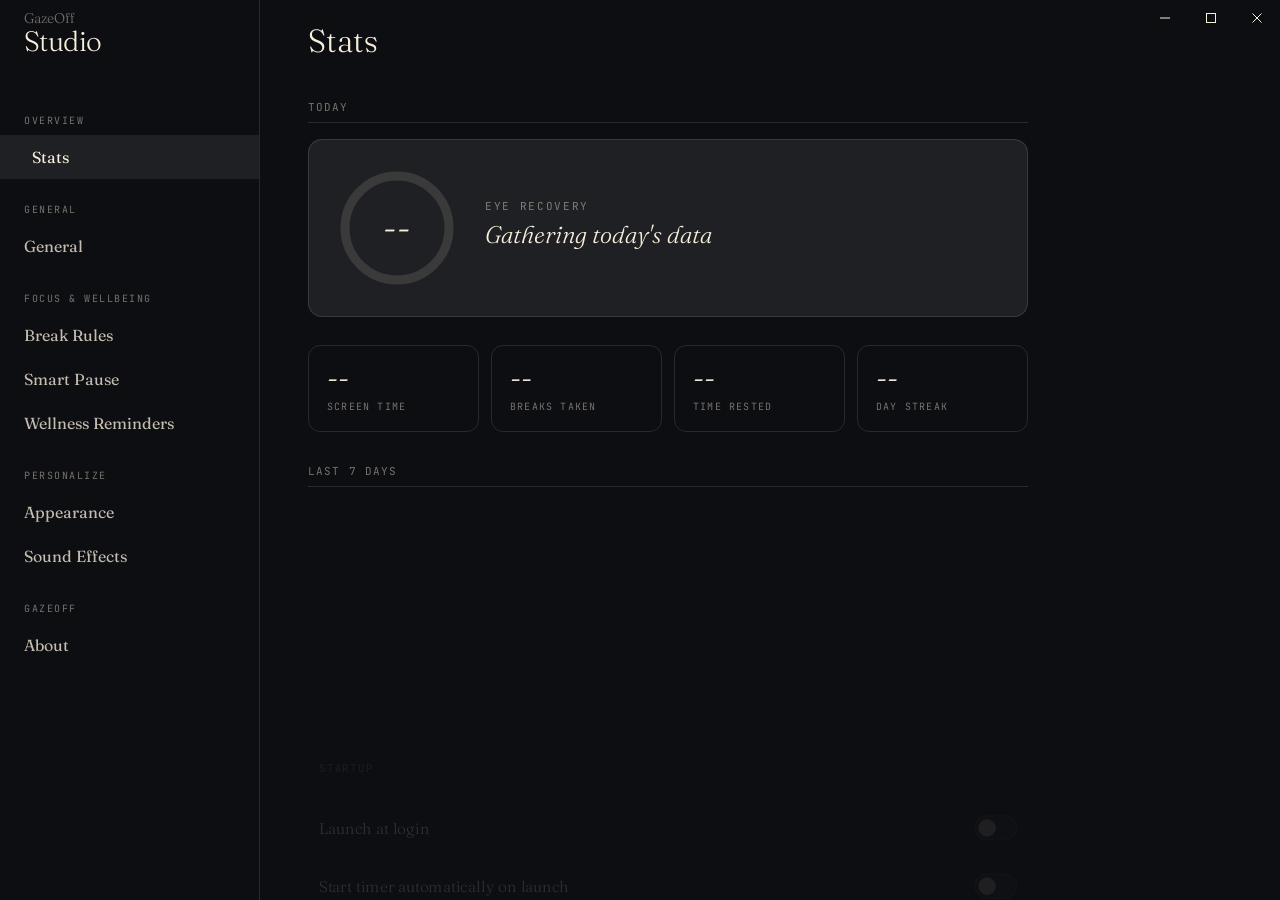
<file: ui/settings.html>
<!doctype html>
<html>
<head>
<meta charset="utf-8">
<meta name="color-scheme" content="dark">
<link rel="preconnect" href="https://fonts.googleapis.com">
<link rel="preconnect" href="https://fonts.gstatic.com" crossorigin>
<link href="https://fonts.googleapis.com/css2?family=Fraunces:ital,opsz,wght@0,9..144,300;0,9..144,400;0,9..144,500;0,9..144,600;0,9..144,700;1,9..144,300;1,9..144,400;1,9..144,500;1,9..144,600;1,9..144,700&family=JetBrains+Mono:wght@300;400;500;600;700&display=swap" rel="stylesheet">
<style>
  * { box-sizing: border-box; margin: 0; padding: 0; user-select: none; }

  /* Scrollbar */
  ::-webkit-scrollbar { width: 12px; height: 12px; }
  ::-webkit-scrollbar-track { background: transparent; }
  ::-webkit-scrollbar-thumb { background: var(--c-rule); border-radius: 6px; border: 3px solid transparent; background-clip: content-box; }
  ::-webkit-scrollbar-thumb:hover { background: var(--c-ink-faint); border: 3px solid transparent; background-clip: content-box; }

  /* Themes */
  :root[data-theme="light"] {
    --c-bg: rgba(255, 255, 255, 0.55);
    --c-panel: rgba(255, 255, 255, 0.85);
    --c-ink: #111;
    --c-ink-soft: #444;
    --c-ink-faint: #888;
    --c-rule: rgba(0, 0, 0, 0.1);
    --c-hover: rgba(0, 0, 0, 0.05);
    --c-accent: #0099CC;
  }
  :root[data-theme="light"] select option { background: #fff; color: #111; }

  :root {
    --c-bg: rgba(12, 14, 18, 0.65);
    --c-ink: #f7eedb;
    --c-ink-soft: rgba(247, 238, 219, 0.78);
    --c-ink-faint: rgba(247, 238, 219, 0.45);
    --c-accent: #00C9FF;
    --c-rule: rgba(247, 238, 219, 0.12);
    --c-hover: rgba(255, 255, 255, 0.08);

    --display: 'Fraunces', Georgia, serif;
    --mono: 'JetBrains Mono', ui-monospace, monospace;
    --ease: cubic-bezier(.2, .6, .2, 1);
  }

  html, body {
    width: 100%; height: 100%; overflow: hidden;
    background: var(--c-bg); color: var(--c-ink);
    font-family: var(--display);
    transition: background 1.2s var(--ease);
  }

  .app {
    position: fixed; inset: 0; display: grid; grid-template-columns: 260px 1fr;
    height: 100vh; width: 100vw; overflow: hidden;
  }

  .sidebar {
    position: relative;
    display: flex; flex-direction: column;
    height: 100%; padding: 24px 0;
    border-right: 1px solid var(--c-rule);
    overflow-y: auto; min-height: 0;
  }

  .brandlock { padding: 0 24px 32px 24px; }
  .brandname { font-size: 28px; font-weight: 300; letter-spacing: -0.02em; }

  .menu-group-title {
    padding: 24px 24px 8px 24px;
    font-family: var(--mono); font-size: 10px; font-weight: 400;
    letter-spacing: 0.15em; text-transform: uppercase; color: var(--c-ink-faint);
  }

  .menu-item {
    appearance: none; background: transparent; border: none;
    position: relative;
    width: 100%; text-align: left; padding: 12px 24px;
    display: flex; justify-content: space-between; align-items: baseline;
    cursor: pointer; color: var(--c-ink-soft); font-family: var(--display); font-size: 16px;
    transition: background 200ms var(--ease), padding-left 300ms var(--ease), color 200ms var(--ease);
  }
  .menu-item:hover { background: var(--c-hover); padding-left: 32px; color: var(--c-ink); }
  .menu-item.active { background: var(--c-hover); padding-left: 32px; color: var(--c-ink); }


  .main {
    position: relative; min-width: 0; display: flex; flex-direction: column;
    min-height: 0; height: 100%;
  }

  .topbar {
    height: 80px; display: flex; align-items: center; justify-content: space-between;
    padding: 0 48px; flex-shrink: 0;
  }
  .title { font-size: 32px; font-weight: 300; }

  /* Custom Titlebar */
  .titlebar {
    position: absolute; top: 0; left: 0; right: 0; height: 36px;
    display: flex; justify-content: space-between; align-items: center;
    padding-left: 24px; z-index: 9999;
  }
  .titlebar-text {
    font-family: var(--display); font-size: 14px; font-weight: 300; color: var(--c-ink-faint); pointer-events: none;
  }
  .titlebar-controls { display: flex; height: 100%; }
  .titlebar-btn {
    appearance: none; background: transparent; border: none;
    width: 46px; height: 100%; color: var(--c-ink);
    display: flex; align-items: center; justify-content: center;
    transition: background 150ms var(--ease); cursor: default;
    font-family: var(--mono); font-size: 12px;
  }
  :root[data-theme="light"] .titlebar-btn:hover { background: rgba(0, 0, 0, 0.08); }
  :root[data-theme="dark"] .titlebar-btn:hover { background: rgba(255, 255, 255, 0.08); }
  .titlebar-btn.close:hover { background: #e81123 !important; color: white !important; }

  .content {
    flex: 1; overflow-y: auto; overflow-x: hidden;
    padding: 20px 48px 50vh; scroll-behavior: smooth; min-height: 0;
  }

  .page {
    display: block; max-width: 720px; margin-bottom: 60px; scroll-margin-top: 20px;
    opacity: 0.15; transform: translateY(20px) scale(0.97); pointer-events: none;
    transition: all 0.6s var(--ease);
  }
  .page.active-page {
    opacity: 1; transform: translateY(0) scale(1); pointer-events: auto;
  }

  .group-title {
    font-family: var(--mono); font-size: 11px; color: var(--c-ink-faint);
    letter-spacing: 0.1em; text-transform: uppercase; margin-bottom: 16px;
    border-bottom: 1px solid var(--c-rule); padding-bottom: 8px;
  }

  .row {
    min-height: 60px; display: flex; align-items: center; gap: 16px;
    padding: 12px 0; border-bottom: 1px solid rgba(247, 238, 219, 0.05); cursor: default;
  }
  .row:last-child { border-bottom: none; }

  .label { flex: 1; min-width: 0; font-size: 16px; font-weight: 300; color: var(--c-ink); }
  .hint { margin-top: 6px; color: var(--c-ink-faint); font-family: var(--display); font-size: 14px; font-weight: 300; line-height: 1.4; }
  .muted { color: var(--c-ink-faint); font-family: var(--mono); font-size: 13px; }

  /* Stats page */
  .score-card {
    display: flex; align-items: center; gap: 28px;
    padding: 28px; border: 1px solid var(--c-rule); border-radius: 14px;
    background: var(--c-hover); margin-bottom: 28px;
  }
  .score-ring { position: relative; width: 120px; height: 120px; flex-shrink: 0; }
  .score-ring svg { width: 120px; height: 120px; transform: rotate(-90deg); }
  .score-ring circle { fill: none; stroke-width: 9; stroke-linecap: round; }
  .score-ring .bg { stroke: var(--c-rule); }
  .score-ring .fg { transition: stroke-dasharray 1s var(--ease), stroke 1s var(--ease); }
  .score-num {
    position: absolute; inset: 0; display: flex; align-items: center; justify-content: center;
    font-family: var(--display); font-size: 34px; font-weight: 300; font-variant-numeric: tabular-nums;
  }
  .score-copy { min-width: 0; }
  .score-head {
    font-family: var(--mono); font-size: 11px; letter-spacing: 0.15em;
    text-transform: uppercase; color: var(--c-ink-faint); margin-bottom: 8px;
  }
  .score-msg { font-size: 24px; font-weight: 300; font-style: italic; line-height: 1.2; }
  .score-sub { margin-top: 8px; color: var(--c-ink-faint); font-size: 14px; font-weight: 300; }

  .stat-grid { display: grid; grid-template-columns: repeat(4, 1fr); gap: 12px; margin-bottom: 32px; }
  .stat-tile { padding: 18px; border: 1px solid var(--c-rule); border-radius: 12px; }
  .stat-val {
    font-family: var(--display); font-size: 28px; font-weight: 300;
    font-variant-numeric: tabular-nums; line-height: 1;
  }
  .stat-lab {
    margin-top: 8px; font-family: var(--mono); font-size: 10px;
    letter-spacing: 0.12em; text-transform: uppercase; color: var(--c-ink-faint);
  }

  .bars { display: flex; align-items: flex-end; gap: 10px; height: 170px; padding-top: 8px; }
  .bar-col {
    flex: 1; display: flex; flex-direction: column; align-items: center; gap: 8px;
    height: 100%; justify-content: flex-end; position: relative; outline: none;
  }
  .bar {
    width: 100%; max-width: 34px; border-radius: 6px 6px 2px 2px; min-height: 3px;
    background: var(--c-rule); transition: height 0.8s var(--ease), background 0.8s var(--ease);
  }
  .bar.good { background: #4ade80; }
  .bar.mid  { background: #fbbf24; }
  .bar.bad  { background: #ef4444; }
  .bar-day { font-family: var(--mono); font-size: 10px; color: var(--c-ink-faint); }
  .bar-tooltip {
    position: absolute; z-index: 4; top: 4px; left: 50%; transform: translateX(-50%);
    width: max-content; max-width: 190px; padding: 8px 10px;
    border: 1px solid var(--c-rule); border-radius: 6px; background: #151b22;
    color: var(--c-ink); font-family: var(--mono); font-size: 10px; line-height: 1.5;
    opacity: 0; pointer-events: none; transition: opacity 140ms ease;
  }
  :root[data-theme="light"] .bar-tooltip { background: #fff; }
  .bar-tooltip span { display: block; color: var(--c-ink-faint); }
  .bar-col:hover .bar-tooltip, .bar-col:focus-visible .bar-tooltip { opacity: 1; }
  .bar-col:focus-visible .bar { outline: 2px solid var(--c-accent); outline-offset: 3px; }


  /* Refined Controls */
  input[type=number] {
    width: 60px; border: none; outline: none; background: transparent;
    color: var(--c-accent); font-family: var(--mono); font-size: 16px; font-weight: 400;
    text-align: right; font-variant-numeric: tabular-nums;
  }
  input[type=number]:focus { background: var(--c-hover); border-radius: 4px; }
  input[type=number]::-webkit-outer-spin-button, input[type=number]::-webkit-inner-spin-button { -webkit-appearance: none; margin: 0; }

  /* Custom Selects */
  .custom-select { position: relative; user-select: none; }
  .select-trigger {
    height: 32px; min-width: 140px; border: 1px solid var(--c-rule); border-radius: 8px;
    background: var(--c-rule); color: var(--c-ink); font-family: var(--mono); font-size: 13px;
    padding: 0 32px 0 12px; display: flex; align-items: center; justify-content: space-between;
    cursor: pointer; transition: all 200ms ease;
  }
  .select-trigger:hover { border-color: var(--c-ink-faint); }
  .custom-select.open .select-trigger { border-color: var(--c-accent); box-shadow: 0 0 0 2px rgba(0, 201, 255, 0.2); }

  .select-arrow {
    position: absolute; right: 12px; width: 16px; height: 16px; pointer-events: none;
    background: url('data:image/svg+xml;utf8,<svg fill="none" stroke="%23888" stroke-width="2" viewBox="0 0 24 24" xmlns="http://www.w3.org/2000/svg"><path stroke-linecap="round" stroke-linejoin="round" d="M19 9l-7 7-7-7"></path></svg>') no-repeat center;
  }
  .custom-select.open .select-arrow { transform: rotate(180deg); }

  .select-menu {
    position: absolute; top: calc(100% + 4px); left: 0; z-index: 100; min-width: 100%;
    background: #1e2e3b; border: 1px solid var(--c-rule); border-radius: 8px;
    padding: 4px; display: flex; flex-direction: column; gap: 2px;
    opacity: 0; pointer-events: none; transform: translateY(-4px);
    transition: all 200ms ease; box-shadow: 0 4px 12px rgba(0,0,0,0.4);
  }
  :root[data-theme="light"] .select-menu { background: #fff; }

  .custom-select.open .select-menu { opacity: 1; pointer-events: auto; transform: translateY(0); }

  .select-item {
    padding: 8px 12px; font-family: var(--mono); font-size: 13px; color: var(--c-ink-soft);
    border-radius: 6px; cursor: pointer; transition: all 150ms ease; white-space: nowrap;
  }
  .select-item:hover { background: rgba(0, 201, 255, 0.1); color: var(--c-accent); }
  .select-item.selected { background: rgba(0, 201, 255, 0.2); color: var(--c-accent); }

  .time-unit-wrapper .select-trigger {
    min-width: 0; height: 26px; border: none; background: transparent; padding: 0 24px 0 4px;
    color: var(--c-ink-soft);
  }
  .time-unit-wrapper.open .select-trigger { box-shadow: none; border-color: transparent; }
  .time-unit-wrapper .select-arrow { right: 4px; }
  .time-unit-wrapper .select-menu { min-width: 80px; left: auto; right: 0; }

  /* Premium Slider */
  .slider-group { display: flex; align-items: center; gap: 16px; width: 100%; max-width: 320px; }
  input[type=range] {
    flex: 1; accent-color: var(--c-accent); cursor: pointer; height: 4px; border-radius: 2px;
    background: var(--c-rule); outline: none; -webkit-appearance: none; width: 100%; max-width: 320px;
  }
  input[type=range]::-webkit-slider-thumb {
    -webkit-appearance: none; width: 16px; height: 16px; border-radius: 50%;
    background: var(--c-accent); box-shadow: 0 2px 8px rgba(0,0,0,0.4); border: 2px solid var(--c-bg);
  }
  .time-inputs { display: flex; align-items: center; background: rgba(0,0,0,0.2); border-radius: 8px; padding: 2px 6px; border: 1px solid var(--c-rule); }
  :root[data-theme="light"] .time-inputs { background: rgba(0,0,0,0.05); }
  .time-inputs input[type=number] { width: 50px; font-size: 14px; text-align: center; }
  .time-inputs select.time-unit { border: none; min-width: 0; padding: 0 4px; font-size: 12px; height: 26px; color: var(--c-ink-soft); }
  .time-inputs select.time-unit:focus { border: none; }


  .switch { position: relative; width: 44px; height: 26px; flex: none; cursor: pointer; }
  .switch input { display: none; }
  .knob { position: absolute; inset: 0; border-radius: 13px; background: rgba(247, 238, 219, 0.1); border: 1px solid var(--c-rule); transition: 0.2s var(--ease); }
  .knob:after { content: ""; position: absolute; width: 18px; height: 18px; left: 3px; top: 3px; border-radius: 50%; background: var(--c-ink-faint); transition: 0.2s var(--ease); }
  .switch input:checked + .knob { background: var(--c-accent); border-color: transparent; }
  .switch input:checked + .knob:after { transform: translateX(18px); background: #111; }

  /* Modes */
  .mode-grid { display: grid; grid-template-columns: repeat(3, 1fr); gap: 16px; padding: 16px 0 32px; }
  .mode { border: 1px solid var(--c-rule); border-radius: 8px; padding: 16px; cursor: pointer; transition: all 0.2s var(--ease); }
  .mode:hover { background: var(--c-hover); }
  .mode.sel { border-color: var(--c-accent); background: rgba(0, 201, 255, 0.05); }
  .mode-title { font-size: 16px; font-weight: 400; margin-bottom: 6px; }
  .mode-sub { font-size: 13px; color: var(--c-ink-faint); font-family: var(--display); line-height: 1.4; }
  .preview-btn {
    appearance: none; background: transparent; border: 1px solid var(--c-rule); border-radius: 6px;
    color: var(--c-ink-soft); font-family: var(--mono); font-size: 11px; padding: 7px 10px;
    cursor: pointer; transition: color 160ms var(--ease), border-color 160ms var(--ease), background 160ms var(--ease);
  }
  .preview-btn:hover { color: var(--c-ink); border-color: var(--c-ink-faint); background: var(--c-hover); }
  .bg-choice-grid {
    display: grid; grid-template-columns: repeat(2, minmax(0, 1fr)); gap: 12px;
    width: 100%; max-width: 430px;
  }
  .bg-choice {
    appearance: none; border: 1px solid var(--c-rule); background: rgba(255,255,255,0.02);
    color: var(--c-ink-soft); border-radius: 8px; padding: 10px; cursor: pointer;
    font-family: var(--display); text-align: left; position: relative;
    transition: border-color 180ms var(--ease), background 180ms var(--ease);
  }
  .bg-choice:hover { border-color: var(--c-ink-faint); background: var(--c-hover); }
  .bg-choice.sel { border-color: var(--c-accent); background: rgba(0, 201, 255, 0.04); }
  .bg-thumb {
    height: 74px; border-radius: 5px; border: none; margin-bottom: 8px; overflow: hidden;
    position: relative; background: #111;
  }
  .bg-thumb.wallpaper {
    background:#1d222a;
  }
  .wallpaper-preview-img {
    position:absolute; inset:-24px; background-color:#1d222a; background-size:cover; background-position:center;
    filter:blur(var(--preview-blur, 0px)); transform:scale(1.08); pointer-events:none;
  }
  .bg-thumb.wallpaper::after {
    content:""; position:absolute; inset:0;
    background:
      radial-gradient(ellipse at 20% 20%, rgba(255,255,255,.14), transparent 34%),
      rgba(0,0,0,.08);
    pointer-events:none;
  }
  .bg-thumb.sky {
    background:
      radial-gradient(ellipse 60% 40% at 30% 65%, color-mix(in oklab, #f2d7b8, transparent 70%) 0%, transparent 60%),
      radial-gradient(ellipse 40% 30% at 70% 70%, color-mix(in oklab, #b56953, transparent 75%) 0%, transparent 55%),
      linear-gradient(to bottom, #1a1730 0%, #2d2042 22%, #5e3454 45%, #b56953 72%, #e8a874 90%, #f2d7b8 100%);
  }
  .bg-thumb.sky::after {
    content:""; position:absolute; inset:0; opacity:.14; mix-blend-mode:overlay;
    background-image:url("data:image/svg+xml;utf8,<svg xmlns='http://www.w3.org/2000/svg' width='140' height='90'><filter id='g'><feTurbulence type='fractalNoise' baseFrequency='.9' numOctaves='2' seed='7'/></filter><rect width='100%25' height='100%25' filter='url(%23g)' opacity='.5'/></svg>");
  }
  .sky-catalog {
    position:absolute; left:10px; right:10px; bottom:10px; z-index:2; display:grid; grid-template-columns:repeat(4, 1fr); gap:6px;
    opacity:0; transform:translateY(4px); pointer-events:none; transition:opacity 160ms var(--ease), transform 160ms var(--ease);
  }
  .bg-choice:hover .sky-catalog, .bg-choice:focus-visible .sky-catalog { opacity:1; transform:translateY(0); }
  .sky-chip { height:26px; border-radius:5px; border:none; overflow:hidden; box-shadow: inset 0 0 0 1px rgba(255,255,255,.08); }
  .sky-chip.dawn { background:radial-gradient(ellipse 80% 45% at 50% 110%,rgba(242,215,184,.9),transparent 62%),radial-gradient(ellipse 42% 28% at 20% 72%,rgba(232,168,116,.35),transparent 60%),linear-gradient(to bottom,#17233e,#526d8f,#e8a874); }
  .sky-chip.day { background:radial-gradient(ellipse 80% 45% at 50% 110%,rgba(215,238,248,.9),transparent 58%),radial-gradient(ellipse 46% 28% at 68% 70%,rgba(182,203,217,.45),transparent 60%),linear-gradient(to bottom,#0b4f8f,#3e86bd,#d7eef8); }
  .sky-chip.dusk { background:radial-gradient(ellipse 80% 45% at 50% 110%,rgba(242,215,184,.9),transparent 62%),radial-gradient(ellipse 42% 28% at 20% 72%,rgba(181,105,83,.42),transparent 60%),linear-gradient(to bottom,#1a1730,#5e3454,#e8a874); }
  .sky-chip.night { background:radial-gradient(ellipse 80% 45% at 50% 110%,rgba(58,42,68,.75),transparent 62%),radial-gradient(ellipse 42% 28% at 70% 70%,rgba(94,52,84,.28),transparent 60%),linear-gradient(to bottom,#050714,#14122a,#3a2a44); }
  .bg-name { font-size: 14px; color: var(--c-ink); }
  .bg-sub { margin-top: 2px; font-size: 12px; color: var(--c-ink-faint); font-family: var(--mono); }

  /* Tooltips */
  .tooltip-icon {
    display: inline-flex; align-items: center; justify-content: center;
    width: 16px; height: 16px; border-radius: 50%;
    background: var(--c-rule); color: var(--c-ink-faint);
    font-size: 11px; font-weight: 500; cursor: help;
    position: relative; margin-left: 8px; font-family: var(--mono);
  }
  .tooltip-icon:hover { background: var(--c-accent); color: #111; }
  .tooltip-content {
    position: absolute; bottom: 100%; left: 50%; transform: translateX(-50%) translateY(-8px);
    width: 260px; padding: 12px; background: var(--c-bg); border: 1px solid var(--c-rule);
    border-radius: 6px; box-shadow: 0 4px 24px rgba(0,0,0,0.4);
    opacity: 0; visibility: hidden; transition: all 200ms var(--ease);
    color: var(--c-ink); font-family: var(--display); font-size: 12px; line-height: 1.5;
    z-index: 100; text-align: left; pointer-events: none;
    backdrop-filter: blur(10px);
  }
  .tooltip-content strong {
    display: block; font-family: var(--mono); font-size: 10px; color: var(--c-accent); margin-bottom: 4px; text-transform: uppercase; letter-spacing: 0.05em;
  }
  .tooltip-icon:hover .tooltip-content {
    opacity: 1; visibility: visible; transform: translateX(-50%) translateY(-4px);
  }
</style>
</head>
<body>
<div class="titlebar" data-tauri-drag-region>
  <div class="titlebar-text">GazeOff</div>
  <div class="titlebar-controls">
    <button type="button" class="titlebar-btn" title="Minimize" aria-label="Minimize" onclick="window.__TAURI__.core.invoke('settings_window_action', { action: 'minimize' })">
      <svg width="10" height="10" viewBox="0 0 10 10"><line x1="0" y1="5" x2="10" y2="5" stroke="currentColor" stroke-width="1"/></svg>
    </button>
    <button type="button" class="titlebar-btn" title="Maximize or restore" aria-label="Maximize or restore" onclick="window.__TAURI__.core.invoke('settings_window_action', { action: 'maximize' })">
      <svg width="10" height="10" viewBox="0 0 10 10"><rect x="0.5" y="0.5" width="9" height="9" fill="none" stroke="currentColor" stroke-width="1"/></svg>
    </button>
    <button type="button" class="titlebar-btn close" title="Close" aria-label="Close" onclick="window.__TAURI__.core.invoke('settings_window_action', { action: 'close' })">
      <svg width="10" height="10" viewBox="0 0 10 10"><path d="M 0.5,0.5 L 9.5,9.5 M 9.5,0.5 L 0.5,9.5" stroke="currentColor" stroke-width="1"/></svg>
    </button>
  </div>
</div>
<div class="app">
  <nav class="sidebar" data-tauri-drag-region>
    <div class="brandlock" data-tauri-drag-region>
      <div class="brandname" data-tauri-drag-region>Studio</div>
    </div>

    <div class="menu-group-title">Overview</div>
    <button class="menu-item active" data-page="stats">Stats</button>

    <div class="menu-group-title">General</div>
    <button class="menu-item" data-page="general">General</button>

    <div class="menu-group-title">Focus & Wellbeing</div>
    <button class="menu-item" data-page="schedule">Break Rules</button>
    <button class="menu-item" data-page="pause">Smart Pause</button>
    <button class="menu-item" data-page="wellness">Wellness Reminders</button>

    <div class="menu-group-title">Personalize</div>
    <button class="menu-item" data-page="appearance">Appearance</button>
    <button class="menu-item" data-page="sound">Sound Effects</button>

    <div class="menu-group-title">GazeOff</div>
    <button class="menu-item" data-page="about">About</button>
  </nav>

  <main class="main">
    <div class="topbar" data-tauri-drag-region>
      <div class="title" id="pageTitle" data-tauri-drag-region>Stats</div>
    </div>

    <div class="content">

      <!-- STATS -->
      <section class="page active-page" id="stats">
        <div class="group-title">Today</div>
        <div class="score-card">
          <div class="score-ring">
            <svg viewBox="0 0 120 120">
              <circle class="bg" cx="60" cy="60" r="52"></circle>
              <circle class="fg" id="scoreRing" cx="60" cy="60" r="52"></circle>
            </svg>
            <div class="score-num" id="scoreNum">--</div>
          </div>
          <div class="score-copy">
            <div class="score-head">Eye recovery</div>
            <div class="score-msg" id="scoreMsg">Gathering today's data</div>
            <div class="score-sub" id="scoreSub"></div>
          </div>
        </div>
        <div class="stat-grid">
          <div class="stat-tile"><div class="stat-val" id="statScreen">--</div><div class="stat-lab">Screen time</div></div>
          <div class="stat-tile"><div class="stat-val" id="statBreaks">--</div><div class="stat-lab">Breaks taken</div></div>
          <div class="stat-tile"><div class="stat-val" id="statBreakTime">--</div><div class="stat-lab">Time rested</div></div>
          <div class="stat-tile"><div class="stat-val" id="statStreak">--</div><div class="stat-lab">Day streak</div></div>
        </div>
        <div class="group-title">Last 7 days</div>
        <div class="bars" id="bars"></div>
      </section>

      <!-- GENERAL -->
      <section class="page" id="general">
        <div class="group-title">Startup</div>
        <label class="row" style="cursor:pointer;">
          <div class="label">Launch at login</div>
          <div class="switch"><input type="checkbox" id="autostart"><div class="knob"></div></div>
        </label>
        <label class="row" style="cursor:pointer;">
          <div class="label">Start timer automatically on launch</div>
          <div class="switch"><input type="checkbox" id="start_timer_on_launch"><div class="knob"></div></div>
        </label>

        <div class="group-title" style="margin-top: 32px;">Schedule</div>
        <div class="row">
          <div class="label" style="display:flex;align-items:center;">
            Show breaks after
            <div class="tooltip-icon">?
              <div class="tooltip-content">
                <strong>The 20-20-20 Rule</strong>
                Ophthalmologists recommend looking away every 20 minutes for at least 20 seconds to prevent digital eye strain and restore natural blink rates.
              </div>
            </div>
          </div>
          <div class="slider-group">
            <input type="range" id="interval_secs_slider" min="60" max="7200" step="60">
            <div class="time-inputs">
              <input type="number" id="interval_secs">
              <select class="time-unit" id="interval_secs_unit">
                <option value="60">min</option>
                <option value="1">sec</option>
              </select>
            </div>
          </div>
        </div>
        <div class="row">
          <div class="label" style="display:flex;align-items:center;">
            Break duration
            <div class="tooltip-icon">?
              <div class="tooltip-content">
                <strong>Eye Recovery</strong>
                It takes approximately 20 seconds for your eyes to fully relax their focusing muscles when shifting from near to far distance.
              </div>
            </div>
          </div>
          <div class="slider-group">
            <input type="range" id="short_secs_slider" min="5" max="300" step="5">
            <div class="time-inputs">
              <input type="number" id="short_secs">
              <select class="time-unit" id="short_secs_unit">
                <option value="60">min</option>
                <option value="1">sec</option>
              </select>
            </div>
          </div>
        </div>
        <label class="row" style="cursor:pointer;">
          <div class="label" style="display:flex;align-items:center;">
            Pre-break reminder
            <div class="tooltip-icon">?
              <div class="tooltip-content">
                <strong>Gentle Transition</strong>
                Provides a small countdown near your cursor so you aren't caught off guard when a break starts.
              </div>
            </div>
          </div>
          <div class="switch"><input type="checkbox" id="prebreak"><div class="knob"></div></div>
        </label>
        <div class="row" id="lead_secs_row">
          <div class="label">Lead time</div>
          <div class="slider-group">
            <input type="range" id="lead_secs" min="3" max="60" step="1">
            <div class="time-inputs" style="padding-right:0;">
              <input type="number" id="lead_secs_num" min="3" max="600">
              <span class="muted" style="padding: 0 8px 0 4px; font-size:12px; color:var(--c-ink-soft);">sec</span>
            </div>
          </div>
        </div>
        <div class="row">
          <div class="label">Long breaks</div>
          <div style="display:flex;align-items:center;gap:12px;">
            <div class="time-inputs">
              <input type="number" id="long_secs">
              <select class="time-unit" id="long_secs_unit">
                <option value="60">min</option>
                <option value="1">sec</option>
              </select>
            </div>
            <span class="muted">after every</span>
            <input type="number" id="long_every" min="1" style="width:40px; border-bottom:1px solid var(--c-rule); text-align:center;">
            <span class="muted">breaks</span>
          </div>
        </div>
      </section>

      <!-- BREAK RULES -->
      <section class="page" id="schedule">
        <div class="group-title">Break Skip Difficulty</div>
        <div class="mode-grid">
          <div class="mode" data-mode="lenient">
            <div class="mode-title">Chill</div>
            <div class="mode-sub">Relaxed pacing. Skip breaks whenever you need to.</div>
          </div>
          <div class="mode" data-mode="smart">
            <div class="mode-title">Smart</div>
            <div class="mode-sub">Retries sooner after each skip, then requires a real break after repeated skips.</div>
          </div>
          <div class="mode" data-mode="focused">
            <div class="mode-title">Locked In</div>
            <div class="mode-sub">Strict enforcement. Breaks cannot be skipped, forcing you to rest.</div>
          </div>
        </div>

        <div class="group-title">More</div>
        <label class="row" style="cursor:pointer;">
          <div class="label">
            Use a black background for breaks
            <div class="hint">Keeps the break timer and controls visible on a plain black screen.</div>
          </div>
          <div class="switch"><input type="checkbox" id="display_off_break"><div class="knob"></div></div>
        </label>
      </section>

      <!-- SMART PAUSE -->
      <section class="page" id="pause">
        <div class="group-title">Smart Pause</div>
        <label class="row" style="cursor:pointer;">
          <div class="label">Delay while typing or dragging <span class="hint">(not recommended)</span></div>
          <div class="switch"><input type="checkbox" id="pause_typing_dragging"><div class="knob"></div></div>
        </label>
        <label class="row" style="cursor:pointer;">
          <div class="label">Smart pause sound</div>
          <div class="switch"><input type="checkbox" id="sound_smart_pause"><div class="knob"></div></div>
        </label>
        <label class="row" style="cursor:pointer;">
          <div class="label">Pause during active meetings</div>
          <div class="switch"><input type="checkbox" id="smart_meeting"><div class="knob"></div></div>
        </label>
        <label class="row" style="cursor:pointer;">
          <div class="label">Pause during video playback</div>
          <div class="switch"><input type="checkbox" id="smart_video"><div class="knob"></div></div>
        </label>
        <label class="row" style="cursor:pointer;">
          <div class="label">Pause while gaming</div>
          <div class="switch"><input type="checkbox" id="smart_gaming"><div class="knob"></div></div>
        </label>

        <div class="group-title" style="margin-top: 32px;">Idle Time Detection</div>
        <div class="row">
          <div class="label">Pause timer after inactivity</div>
          <select id="idle_pause">
            <option value="60">1 min</option>
            <option value="120">2 min</option>
            <option value="300">5 min</option>
          </select>
        </div>
        <div class="row">
          <div class="label">Automatically count an away break after</div>
          <select id="idle_reset">
            <option value="180">3 min</option>
            <option value="300">5 min</option>
            <option value="600">10 min</option>
          </select>
        </div>
        <label class="row" style="cursor:pointer;">
          <div class="label">Sound when returning after idle</div>
          <div class="switch"><input type="checkbox" id="sound_active_after_idle"><div class="knob"></div></div>
        </label>
      </section>

      <!-- WELLNESS REMINDERS -->
      <section class="page" id="wellness">
        <div class="group-title">Wellness Reminders</div>
        <label class="row" style="cursor:pointer;">
          <div class="label">
            <div style="display:flex;align-items:center;">
              Posture Reminder
              <div class="tooltip-icon">?
                <div class="tooltip-content">
                  <strong>Spinal Health</strong>
                  Prolonged forward-head posture adds up to 30 lbs of strain on the cervical spine. Checking posture every 15-30 minutes mitigates tension headaches and neck pain.
                </div>
              </div>
            </div>
            <div class="hint">Helps maintain good posture by gently alerting you to sit upright.</div>
          </div>
          <div class="switch"><input type="checkbox" id="posture"><div class="knob"></div></div>
        </label>
        <div class="row">
          <div class="label">Show Every</div>
          <div class="slider-group">
            <input type="range" id="posture_secs_slider" min="60" max="7200" step="60">
            <div class="time-inputs">
              <input type="number" id="posture_secs">
              <select class="time-unit" id="posture_secs_unit">
                <option value="60">min</option>
                <option value="1">sec</option>
              </select>
            </div>
          </div>
        </div>
        <label class="row" style="cursor:pointer;">
          <div class="label">Posture reminder sound</div>
          <div class="switch"><input type="checkbox" id="sound_posture"><div class="knob"></div></div>
        </label>

        <label class="row" style="cursor:pointer; margin-top:24px;">
          <div class="label">
            <div style="display:flex;align-items:center;">
              Blink Reminder
              <div class="tooltip-icon">?
                <div class="tooltip-content">
                  <strong>Tear Film Stability</strong>
                  Normal blink rates are 15-20 times per minute, but this drops by 66% when looking at screens, causing dry eye syndrome. Frequent blink prompts restore hydration.
                </div>
              </div>
            </div>
            <div class="hint">Prevents dry eyes by gently nudging you to blink at healthy intervals.</div>
          </div>
          <div class="switch"><input type="checkbox" id="blink"><div class="knob"></div></div>
        </label>
        <div class="row">
          <div class="label">Show Every</div>
          <div class="slider-group">
            <input type="range" id="blink_secs_slider" min="60" max="3600" step="60">
            <div class="time-inputs">
              <input type="number" id="blink_secs">
              <select class="time-unit" id="blink_secs_unit">
                <option value="60">min</option>
                <option value="1">sec</option>
              </select>
            </div>
          </div>
        </div>
        <label class="row" style="cursor:pointer;">
          <div class="label">Blink reminder sound</div>
          <div class="switch"><input type="checkbox" id="sound_blink"><div class="knob"></div></div>
        </label>

        <div class="group-title" style="margin-top: 32px;">Preview placement</div>
        <div class="row">
          <div class="label">
            Reminder position
            <div class="hint">Choose where blink and posture reminders appear, then preview the exact placement.</div>
          </div>
          <select id="alert_position">
            <option value="top_left">Top Left</option>
            <option value="top_center">Top Center</option>
            <option value="top_right">Top Right</option>
            <option value="left_center">Left Center</option>
            <option value="center">Exact Center</option>
            <option value="right_center">Right Center</option>
            <option value="bottom_left">Bottom Left</option>
            <option value="bottom_center">Bottom Center</option>
            <option value="bottom_right">Bottom Right</option>
            <option value="cursor">Near Cursor</option>
          </select>
        </div>
        <div class="row">
          <div class="label">Show live example</div>
          <div style="display:flex;gap:8px;align-items:center;">
            <button class="preview-btn" id="preview_posture" type="button">Posture</button>
            <button class="preview-btn" id="preview_blink" type="button">Blink</button>
          </div>
        </div>

        <div class="group-title" style="margin-top: 32px;">Common settings</div>
        <label class="row" style="cursor:pointer;">
          <div class="label">
            Show reminder labels
            <div class="hint">Displays “Blink” and “Fix posture” beneath their animations.</div>
          </div>
          <div class="switch"><input type="checkbox" id="show_reminder_text"><div class="knob"></div></div>
        </label>
        <label class="row" style="cursor:pointer;">
          <div class="label">Dim the screen when showing reminders</div>
          <div class="switch"><input type="checkbox" id="dim_reminders"><div class="knob"></div></div>
        </label>
        <label class="row" style="cursor:pointer;">
          <div class="label">Show reminders during pauses (meetings, videos, etc)</div>
          <div class="switch"><input type="checkbox" id="reminders_during_pauses"><div class="knob"></div></div>
        </label>
        <label class="row" style="cursor:pointer;">
          <div class="label">Reset timers after break</div>
          <div class="switch"><input type="checkbox" id="reset_timers_after_break"><div class="knob"></div></div>
        </label>
        <label class="row" style="cursor:pointer;">
          <div class="label">
            Overtime nudge sound
            <div class="hint">Plays when you skipped a break and have gone too long without recovering.</div>
          </div>
          <div class="switch"><input type="checkbox" id="sound_overtime_nudge"><div class="knob"></div></div>
        </label>
        <div class="row">
          <div class="label">Reminder volume</div>
          <div class="slider-group">
            <input type="range" id="volume_reminders" min="0" max="100" step="5">
            <div class="time-inputs" style="padding-right:0;">
              <input type="number" id="volume_reminders_num" min="0" max="100">
              <span class="muted" style="padding: 0 8px 0 4px; font-size:12px; color:var(--c-ink-soft);">%</span>
            </div>
          </div>
        </div>
        <div class="row">
          <div class="label">Nudge volume</div>
          <div class="slider-group">
            <input type="range" id="volume_nudges" min="0" max="100" step="5">
            <div class="time-inputs" style="padding-right:0;">
              <input type="number" id="volume_nudges_num" min="0" max="100">
              <span class="muted" style="padding: 0 8px 0 4px; font-size:12px; color:var(--c-ink-soft);">%</span>
            </div>
          </div>
        </div>
      </section>

      <!-- APPEARANCE -->
      <section class="page" id="appearance">
        <div class="group-title">Break Screen</div>
        <div class="row">
          <div class="label">
            Background
            <div class="hint">Choose what the break overlay uses behind the timer and messages.</div>
          </div>
          <select id="bg_mode" data-native-hidden="true">
            <option value="gradient">Time-based sky</option>
            <option value="wallpaper">Wallpaper blur</option>
          </select>
          <div class="bg-choice-grid">
            <button class="bg-choice" type="button" data-bg-mode="wallpaper">
              <div class="bg-thumb wallpaper">
                <div class="wallpaper-preview-img"></div>
              </div>
              <div class="bg-name">Wallpaper blur</div>
              <div class="bg-sub">Use your desktop</div>
            </button>
            <button class="bg-choice" type="button" data-bg-mode="gradient">
              <div class="bg-thumb sky">
                <div class="sky-catalog">
                  <div class="sky-chip dawn"></div>
                  <div class="sky-chip day"></div>
                  <div class="sky-chip dusk"></div>
                  <div class="sky-chip night"></div>
                </div>
              </div>
              <div class="bg-name">Time-based sky</div>
              <div class="bg-sub">Changes by hour</div>
            </button>
          </div>
        </div>
        <label class="row" style="cursor:pointer;">
          <div class="label">Blur wallpaper background</div>
          <div class="switch"><input type="checkbox" id="bg_blur"><div class="knob"></div></div>
        </label>
        <div class="row" id="blur_amount_row">
          <div class="label">Blur strength</div>
          <div class="slider-group">
            <input type="range" id="bg_blur_amount" min="0" max="48" step="2">
            <div class="time-inputs" style="padding-right:0;">
              <input type="number" id="bg_blur_amount_num" min="0" max="48">
              <span class="muted" style="padding: 0 8px 0 4px; font-size:12px; color:var(--c-ink-soft);">px</span>
            </div>
          </div>
        </div>
        <div class="group-title" style="margin-top: 32px;">Appearance</div>
        <div class="row">
          <div class="label">App Theme</div>
          <select id="app_theme">
            <option value="dark">Acrylic Dark</option>
            <option value="light">Acrylic Light</option>
          </select>
        </div>

        <div class="group-title" style="margin-top: 32px;">Messages</div>
        <label class="row" style="cursor:pointer;">
          <div class="label">Hide all break screen messages</div>
          <div class="switch"><input type="checkbox" id="hide_messages"><div class="knob"></div></div>
        </label>

      </section>

      <!-- SOUND EFFECTS -->
      <section class="page" id="sound">
        <div class="group-title">Break Sounds</div>
        <div class="row">
          <div class="label">Sound pair</div>
          <select id="sound_pair">
            <option value="original">Original</option>
            <option value="bell">Bell</option>
            <option value="bubbles">Bubbles</option>
            <option value="flute">Flute</option>
            <option value="harp">Harp</option>
            <option value="piano">Piano</option>
            <option value="twinkle">Twinkle</option>
            <option value="whoosh">Whoosh</option>
          </select>
        </div>
        <label class="row" style="cursor:pointer;">
          <div class="label">Play on break start</div>
          <div class="switch"><input type="checkbox" id="sound_break_start"><div class="knob"></div></div>
        </label>
        <label class="row" style="cursor:pointer;">
          <div class="label">Play on break end</div>
          <div class="switch"><input type="checkbox" id="sound"><div class="knob"></div></div>
        </label>
        <div class="row">
          <div class="label">Volume</div>
          <div class="slider-group">
            <input type="range" id="volume_break" min="0" max="100" step="5">
            <div class="time-inputs" style="padding-right:0;">
              <input type="number" id="volume_break_num" min="0" max="100">
              <span class="muted" style="padding: 0 8px 0 4px; font-size:12px; color:var(--c-ink-soft);">%</span>
            </div>
          </div>
        </div>

      </section>

      <!-- ABOUT -->
      <section class="page" id="about">
        <div class="group-title">About</div>
        <div class="row">
          <div class="label">gazeOff<br><span class="hint">A Windows-first eye-care companion.</span></div>
          <div class="muted">0.1.3</div>
        </div>
        <div class="group-title" style="margin-top: 32px;">Feedback &amp; support</div>
        <div class="row">
          <div class="label">
            Report a bug or request a feature
            <div class="hint">Use GitHub Issues so progress and follow-up stay visible.</div>
          </div>
          <button class="preview-btn" id="contact_issues" type="button">Open GitHub</button>
        </div>
        <div class="row">
          <div class="label">
            Email the developer
            <div class="hint">For private feedback: mr.imcommon@gmail.com</div>
          </div>
          <button class="preview-btn" id="contact_email" type="button">Send email</button>
        </div>
        <div class="row">
          <div class="label">
            Reset settings
            <div class="hint">Restore the recommended defaults without clearing today’s activity.</div>
          </div>
          <button class="preview-btn" id="reset_settings" type="button">Reset</button>
        </div>
        <div class="group-title" style="margin-top: 32px;">Test surfaces</div>
        <div class="row">
          <div class="label">
            Cursor heads-up
            <div class="hint">Runs the live 5 second cursor countdown, then opens a real break.</div>
          </div>
          <button class="preview-btn" id="test_prebreak_cursor" type="button">Test</button>
        </div>
        <div class="row">
          <div class="label">
            Overtime nudge
            <div class="hint">Shows the skipped-break nudge without waiting 30 minutes.</div>
          </div>
          <button class="preview-btn" id="test_debt_nudge" type="button">Test</button>
        </div>
        <div class="row">
          <div class="label">
            Break overlay
            <div class="hint">Starts a real break now so you can test skip, delay, and screen darkening.</div>
          </div>
          <button class="preview-btn" id="test_break_overlay" type="button">Start</button>
        </div>
      </section>

    </div>
  </main>
</div>

<script>
const { invoke } = window.__TAURI__.core;
const W = window.__TAURI__.window.getCurrentWindow();
function closeWin() { W.hide(); }

let s = null, timer = null;
const $ = id => document.getElementById(id);

const TOGGLES = [
  "autostart", "start_timer_on_launch",
  "pause_typing_dragging", "prebreak", "display_off_break",
  "smart_meeting", "smart_video", "smart_gaming",
  "posture", "blink", "show_reminder_text", "dim_reminders", "reminders_during_pauses", "reset_timers_after_break",
  "bg_blur", "hide_messages",
  "sound_break_start", "sound", "sound_posture", "sound_blink", "sound_smart_pause", "sound_active_after_idle", "sound_overtime_nudge"
];

const RANGES = [
  "long_every",
  "lead_secs",
  "bg_blur_amount",
  "volume_break", "volume_reminders", "volume_nudges"
];

const SELECTS = [
  "idle_pause", "idle_reset",
  "bg_mode", "app_theme", "alert_position", "sound_pair"
];

function showPage(page) {
  const section = document.getElementById(page);
  if (section) section.scrollIntoView({ behavior: 'smooth' });
}

const pages = document.querySelectorAll('.page');
const content = document.querySelector('.content');

function updateFocus() {
  const targetY = window.innerHeight * 0.3; // 30% from top
  let activePage = null;
  let minDistance = Infinity;

  // Find the page whose bounding box is closest to the 30% mark
  for (const page of pages) {
    const rect = page.getBoundingClientRect();
    // If the 30% line is inside the page
    if (rect.top <= targetY && rect.bottom >= targetY) {
      activePage = page;
      break;
    }
    // Fallback: shortest distance to the line
    const distance = Math.min(Math.abs(rect.top - targetY), Math.abs(rect.bottom - targetY));
    if (distance < minDistance) {
      minDistance = distance;
      activePage = page;
    }
  }

  if (activePage) {
    pages.forEach(p => p.classList.toggle('active-page', p === activePage));
    document.querySelectorAll(".menu-item").forEach(n => {
      const active = n.dataset.page === activePage.id;
      n.classList.toggle("active", active);
      if (active) $("pageTitle").textContent = n.textContent;
    });
  }
}

content.addEventListener('scroll', () => requestAnimationFrame(updateFocus));
// Call once on load
requestAnimationFrame(updateFocus);




const TIME_VARS = ["interval_secs", "short_secs", "long_secs", "posture_secs", "blink_secs"];
let wallpaperPreviewLoaded = false;

async function loadWallpaperPreview() {
  if (wallpaperPreviewLoaded) return;
  wallpaperPreviewLoaded = true;
  try {
    const url = await invoke("wallpaper_data_url");
    if (!url) return;
    document.querySelectorAll(".wallpaper-preview-img").forEach(el => {
      el.style.backgroundImage = `url("${url}")`;
    });
  } catch (e) {}
}

function refreshCustomSelects() {
  document.querySelectorAll('select').forEach(sel => {
    const wrap = document.getElementById(sel.id + '-wrapper');
    if (!wrap) return;
    const opt = sel.options[sel.selectedIndex];
    const text = wrap.querySelector('.select-trigger span');
    if (text) text.textContent = opt ? opt.text : '';
    wrap.querySelectorAll('.select-item').forEach(c => c.classList.toggle('selected', c.dataset.value === sel.value));
  });
  document.querySelectorAll('.bg-choice').forEach(btn => {
    btn.classList.toggle('sel', !!s && btn.dataset.bgMode === s.bg_mode);
  });
  const blurActive = !!s && s.bg_blur;
  const blurRow = $('blur_amount_row');
  if (blurRow) {
    blurRow.style.opacity = blurActive ? '1' : '0.35';
    blurRow.style.pointerEvents = blurActive ? 'auto' : 'none';
  }
  document.querySelectorAll('.wallpaper-preview-img').forEach(el => {
    el.style.setProperty('--preview-blur', blurActive ? `${s.bg_blur_amount || 0}px` : '0px');
  });
}

function show() {
  if (!s) return;
  document.querySelectorAll(".mode").forEach(m => m.classList.toggle("sel", m.dataset.mode === s.mode));

  for (const k of TOGGLES) if ($(k)) $(k).checked = s[k];
  for (const k of RANGES) if ($(k)) { $(k).value = s[k]; if ($(k+"_num")) $(k+"_num").value = s[k]; }
  for (const k of SELECTS) if ($(k)) $(k).value = s[k];
  if ($("long_every")) $("long_every").value = s.long_every;

  if (s.app_theme) {
    document.documentElement.setAttribute('data-theme', s.app_theme);
    document.querySelector('meta[name="color-scheme"]').setAttribute('content', s.app_theme);
  }
  // Handle Time fields
  TIME_VARS.forEach(k => {
    if (s[k] === undefined) return;
    const v = s[k];
    const unitEl = $(k + "_unit");
    const numEl = $(k);
    const sliderEl = $(k + "_slider");

    // Choose unit based on value (if divisible by 60, use minutes, else seconds)
    if (!unitEl.dataset.userEdited) {
       unitEl.value = (v % 60 === 0 && v >= 60) ? "60" : "1";
    }

    const mult = +unitEl.value;
    numEl.value = +(v / mult).toFixed(1);

    if (sliderEl) {
      sliderEl.value = v;
      // adjust slider max/step if in seconds mode so it's smooth
      if (mult === 1) {
        sliderEl.step = 5;
      } else {
        sliderEl.step = 60;
      }
    }
  });
  refreshCustomSelects();
  loadWallpaperPreview();
}

function push() {
  clearTimeout(timer);
  timer = setTimeout(() => invoke("set_settings", { s }), 180);
}

function wire() {
  document.querySelectorAll(".menu-item").forEach(n => n.onclick = () => showPage(n.dataset.page));
  document.querySelectorAll(".mode").forEach(m => m.onclick = () => { s.mode = m.dataset.mode; show(); push(); });

  for (const k of TOGGLES) if ($(k)) $(k).onchange = () => { s[k] = $(k).checked; show(); push(); };
  for (const k of RANGES) if ($(k)) {
    $(k).oninput = () => { s[k] = +$(k).value; if ($(k+"_num")) $(k+"_num").value = s[k]; refreshCustomSelects(); push(); };
    if ($(k+"_num")) {
      $(k+"_num").oninput = () => { s[k] = +$(k+"_num").value; $(k).value = s[k]; refreshCustomSelects(); push(); };
    }
  }
  for (const k of SELECTS) if ($(k)) $(k).onchange = () => {
    const v = $(k).value; s[k] = isNaN(v) ? v : +v; push();
  };
  document.querySelectorAll('.bg-choice').forEach(btn => {
    btn.onclick = () => {
      s.bg_mode = btn.dataset.bgMode;
      if ($('bg_mode')) $('bg_mode').value = s.bg_mode;
      if (s.bg_mode === 'wallpaper') loadWallpaperPreview();
      show();
      push();
    };
  });

  // Live Nudge Previews
  $('alert_position').addEventListener('change', () => {
    setTimeout(() => invoke('test_nudge', { kind: 'blink' }), 250);
    setTimeout(() => invoke('test_nudge', { kind: 'posture' }), 1250);
  });
  $('blink').addEventListener('change', e => { if (e.target.checked) setTimeout(() => invoke('test_nudge', { kind: 'blink' }), 250); });
  $('posture').addEventListener('change', e => { if (e.target.checked) setTimeout(() => invoke('test_nudge', { kind: 'posture' }), 250); });
  $('prebreak').addEventListener('change', e => { if (e.target.checked) setTimeout(() => invoke('test_nudge', { kind: 'test_prebreak' }), 250); });
  $('preview_blink').onclick = e => { e.preventDefault(); e.stopPropagation(); invoke('test_nudge', { kind: 'blink' }); };
  $('preview_posture').onclick = e => { e.preventDefault(); e.stopPropagation(); invoke('test_nudge', { kind: 'posture' }); };
  $('test_prebreak_cursor').onclick = e => { e.preventDefault(); e.stopPropagation(); invoke('test_prebreak_sequence'); };
  $('test_debt_nudge').onclick = e => { e.preventDefault(); e.stopPropagation(); invoke('test_nudge', { kind: 'debt' }); };
  $('test_break_overlay').onclick = e => { e.preventDefault(); e.stopPropagation(); invoke('break_now'); };
  $('contact_issues').onclick = () => invoke('open_contact', { kind: 'issues' });
  $('contact_email').onclick = () => invoke('open_contact', { kind: 'email' });
  $('reset_settings').onclick = async e => {
    e.preventDefault();
    e.stopPropagation();
    if (!confirm('Reset all settings to the recommended defaults?')) return;
    s = await invoke('reset_settings');
    show();
  };

  if ($("long_every")) $("long_every").oninput = () => { s.long_every = +$("long_every").value; push(); };

  TIME_VARS.forEach(k => {
    const unitEl = $(k + "_unit");
    const numEl = $(k);
    const sliderEl = $(k + "_slider");

    if (unitEl && numEl) {
      unitEl.onchange = () => {
        unitEl.dataset.userEdited = "true";
        s[k] = Math.round(+numEl.value * +unitEl.value);
        show(); push();
      };
      numEl.oninput = () => {
        s[k] = Math.round(+numEl.value * +unitEl.value);
        if (sliderEl) sliderEl.value = s[k];
        push();
      };
    }
    if (sliderEl) {
      sliderEl.oninput = () => {
        s[k] = +sliderEl.value;
        show(); push();
      };
    }
  });
}

function upgradeSelects() {
  document.querySelectorAll('select').forEach(sel => {
    if (sel.dataset.nativeHidden === 'true') {
      sel.style.display = 'none';
      return;
    }
    if (sel.nextElementSibling && sel.nextElementSibling.classList.contains('custom-select')) return;
    const wrap = document.createElement('div');
    wrap.className = 'custom-select ' + (sel.className.includes('time-unit') ? 'time-unit-wrapper' : '');
    wrap.id = sel.id + '-wrapper';
    sel.parentNode.insertBefore(wrap, sel);
    sel.style.display = 'none';

    const trigger = document.createElement('div');
    trigger.className = 'select-trigger';
    const valText = document.createElement('span');
    trigger.appendChild(valText);
    const arrow = document.createElement('div');
    arrow.className = 'select-arrow';
    trigger.appendChild(arrow);
    wrap.appendChild(trigger);

    const menu = document.createElement('div');
    menu.className = 'select-menu';
    wrap.appendChild(menu);

    const sync = () => {
      const opt = sel.options[sel.selectedIndex];
      valText.textContent = opt ? opt.text : '';
      Array.from(menu.children).forEach(c => c.classList.toggle('selected', c.dataset.value === sel.value));
    };

    Array.from(sel.options).forEach(opt => {
      const item = document.createElement('div');
      item.className = 'select-item';
      item.dataset.value = opt.value;
      item.textContent = opt.text;
      item.onclick = (e) => {
        e.stopPropagation();
        sel.value = opt.value;
        sel.dispatchEvent(new Event('change'));
        wrap.classList.remove('open');
        sync();
      };
      menu.appendChild(item);
    });

    trigger.onclick = (e) => {
      e.stopPropagation();
      const isOpen = wrap.classList.contains('open');
      document.querySelectorAll('.custom-select').forEach(s => s.classList.remove('open'));
      if (!isOpen) wrap.classList.add('open');
    };

    sel.addEventListener('change', sync);
    sync();
  });

  document.addEventListener('click', () => {
    document.querySelectorAll('.custom-select').forEach(s => s.classList.remove('open'));
  });
}
upgradeSelects();

// ---- Stats page ----
const RING_CIRC = 2 * Math.PI * 52;
function fmtDur(secs){
  secs = Math.max(0, Math.round(secs || 0));
  const h = Math.floor(secs / 3600), m = Math.round((secs % 3600) / 60);
  if (h > 0) return `${h}h ${m}m`;
  if (secs >= 60) return `${m}m`;
  return `${secs}s`;
}
function scoreColor(v){ return v >= 90 ? '#4ade80' : v >= 60 ? '#fbbf24' : '#ef4444'; }
function scoreMessage(v){
  return v >= 90 ? 'Eyes are in good shape'
       : v >= 60 ? 'Your eyes could use more rest'
       : 'Your eyes are strained today';
}
function greeting(){
  const h = new Date().getHours();
  return h < 12 ? 'Good morning' : h < 17 ? 'Good afternoon' : h < 21 ? 'Good evening' : 'Late night session';
}
function weekday(dateStr){
  if (!dateStr) return '';
  const d = new Date(dateStr + 'T00:00:00');
  return isNaN(d) ? '' : ['Sun','Mon','Tue','Wed','Thu','Fri','Sat'][d.getDay()];
}
function adherenceClass(d){
  const total = (d.taken || 0) + (d.skipped || 0);
  if (!total) return '';
  const a = (d.taken || 0) / total;
  return a >= 0.8 ? 'good' : a >= 0.5 ? 'mid' : 'bad';
}
async function loadStats(){
  let st;
  try { st = await invoke('get_stats'); } catch(e){ return; }
  const score = Math.round(st.score || 0);
  const ring = $('scoreRing');
  ring.style.strokeDasharray = `${(RING_CIRC * score / 100).toFixed(1)} ${RING_CIRC.toFixed(1)}`;
  ring.style.stroke = scoreColor(score);
  $('scoreNum').textContent = score;
  $('scoreNum').style.color = scoreColor(score);
  $('scoreMsg').textContent = scoreMessage(score);
  $('scoreSub').textContent = `${greeting()}. Today's eye recovery score.`;
  const t = st.today || {};
  $('statScreen').textContent = fmtDur(t.screen_secs);
  $('statBreaks').textContent = t.taken || 0;
  $('statBreakTime').textContent = fmtDur(t.break_secs);
  $('statStreak').textContent = st.streak || 0;
  const days = st.days || [];
  const maxScreen = Math.max(1, ...days.map(d => d.screen_secs || 0));
  const bars = $('bars');
  const existingBars = new Map(Array.from(bars.children).map(col => [col.dataset.date, col]));
  const liveDates = new Set(days.map(d => d.date));
  for (const [date, col] of existingBars) {
    if (!liveDates.has(date)) col.remove();
  }
  days.forEach(d => {
    let col = existingBars.get(d.date);
    if (!col) {
      col = document.createElement('div'); col.className = 'bar-col'; col.tabIndex = 0; col.dataset.date = d.date;
      const tip = document.createElement('div'); tip.className = 'bar-tooltip';
      tip.appendChild(document.createElement('strong'));
      tip.appendChild(document.createElement('span'));
      tip.appendChild(document.createElement('span'));
      const bar = document.createElement('div'); bar.className = 'bar';
      const lab = document.createElement('div'); lab.className = 'bar-day';
      col.appendChild(tip); col.appendChild(bar); col.appendChild(lab); bars.appendChild(col);
    }
    const bar = col.querySelector('.bar');
    bar.className = 'bar ' + adherenceClass(d);
    bar.style.height = `${Math.max(3, (d.screen_secs || 0) / maxScreen * 100)}%`;
    const total = (d.taken || 0) + (d.skipped || 0);
    const ratio = total ? (d.taken || 0) / total : 0;
    const rhythm = !total ? 'No break data' : ratio >= 0.8 ? 'Kept a good rhythm' : ratio >= 0.5 ? 'Some breaks slipped' : 'Most breaks skipped';
    const summary = `${weekday(d.date)} · ${fmtDur(d.screen_secs)} screen · ${d.taken || 0} taken · ${d.skipped || 0} skipped · ${rhythm}`;
    col.setAttribute('aria-label', summary);
    const tipParts = col.querySelector('.bar-tooltip').children;
    tipParts[0].textContent = `${weekday(d.date)} · ${fmtDur(d.screen_secs)} screen`;
    tipParts[1].textContent = `${d.taken || 0} taken · ${d.skipped || 0} skipped`;
    tipParts[2].textContent = rhythm;
    col.querySelector('.bar-day').textContent = weekday(d.date);
  });
}
// Refresh when the Stats tab is opened, and live while it is the visible page.
document.querySelectorAll('.menu-item').forEach(n =>
  n.addEventListener('click', () => { if (n.dataset.page === 'stats') loadStats(); })
);
try {
  window.__TAURI__.event.listen('snap', () => {
    if ($('stats').classList.contains('active-page')) loadStats();
  });
} catch(e) {}

window.__refreshSettings = () => invoke("get_settings").then(v => { s = v; show(); });
invoke("get_settings").then(v => { s = v; show(); wire(); });
loadStats();
addEventListener("contextmenu", e => e.preventDefault());
</script>
</body>
</html>
</file>
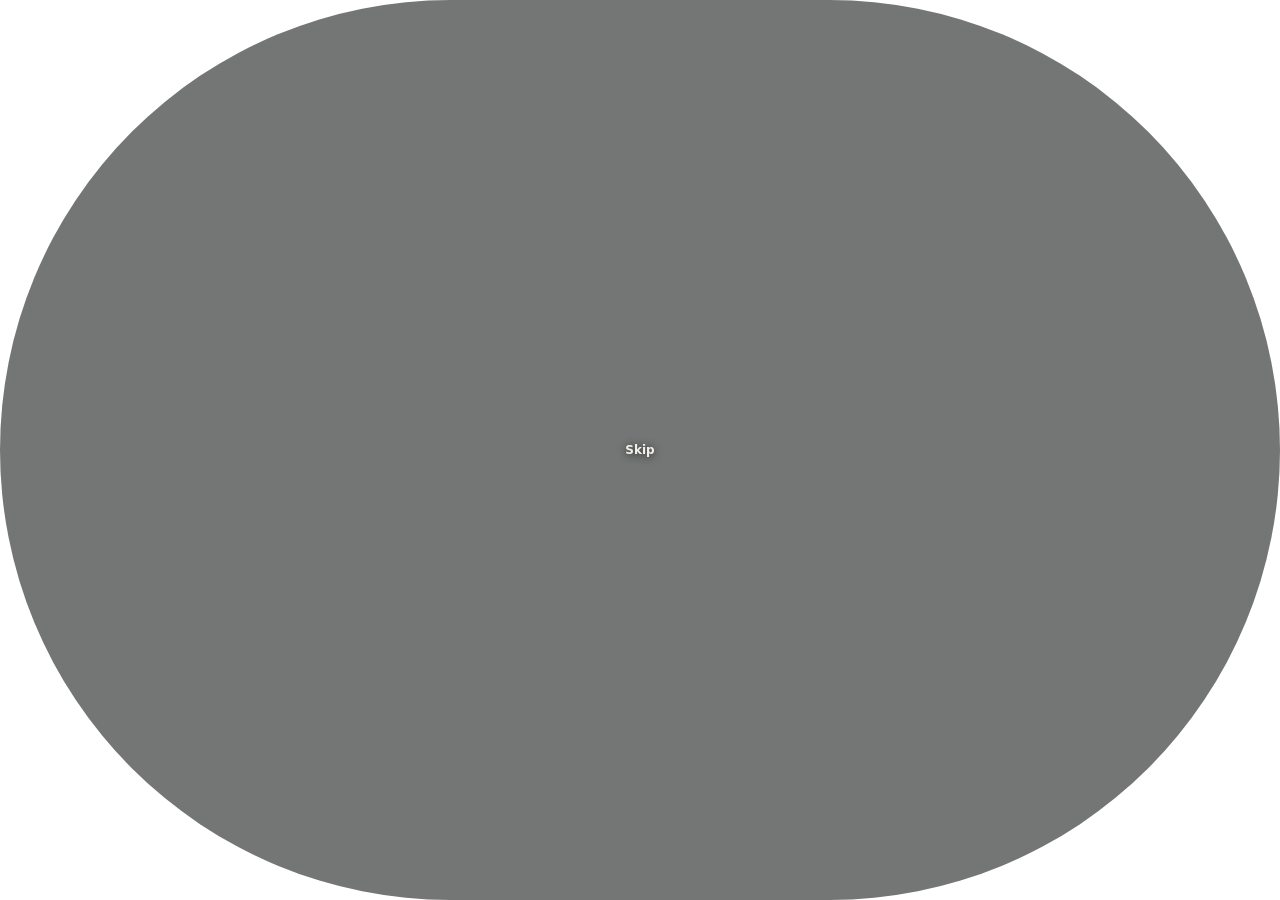
<file: ui/skip_nudge.html>
<!doctype html>
<html>
<head>
<meta charset="utf-8">
<style>
  * { box-sizing:border-box; margin:0; padding:0; user-select:none; }
  html,body {
    width:100%; height:100%; overflow:hidden; background:transparent;
    font-family:"Segoe UI Variable Text","Segoe UI",system-ui,sans-serif;
  }
  button {
    position:fixed; inset:0; border:0; border-radius:999px;
    color:rgba(248,246,238,.96);
    background:rgba(16,18,18,.58);
    font:inherit; font-size:12px; font-weight:760;
    text-shadow:0 1px 8px rgba(0,0,0,.72);
    cursor:pointer;
  }
  button:hover { background:rgba(16,18,18,.74); }
</style>
</head>
<body>
  <button id="skip">Skip</button>
<script>
const { invoke } = window.__TAURI__.core;
document.getElementById("skip").onclick = () => invoke("skip_pending_break");
addEventListener("contextmenu", e => e.preventDefault());
</script>
</body>
</html>
</file>
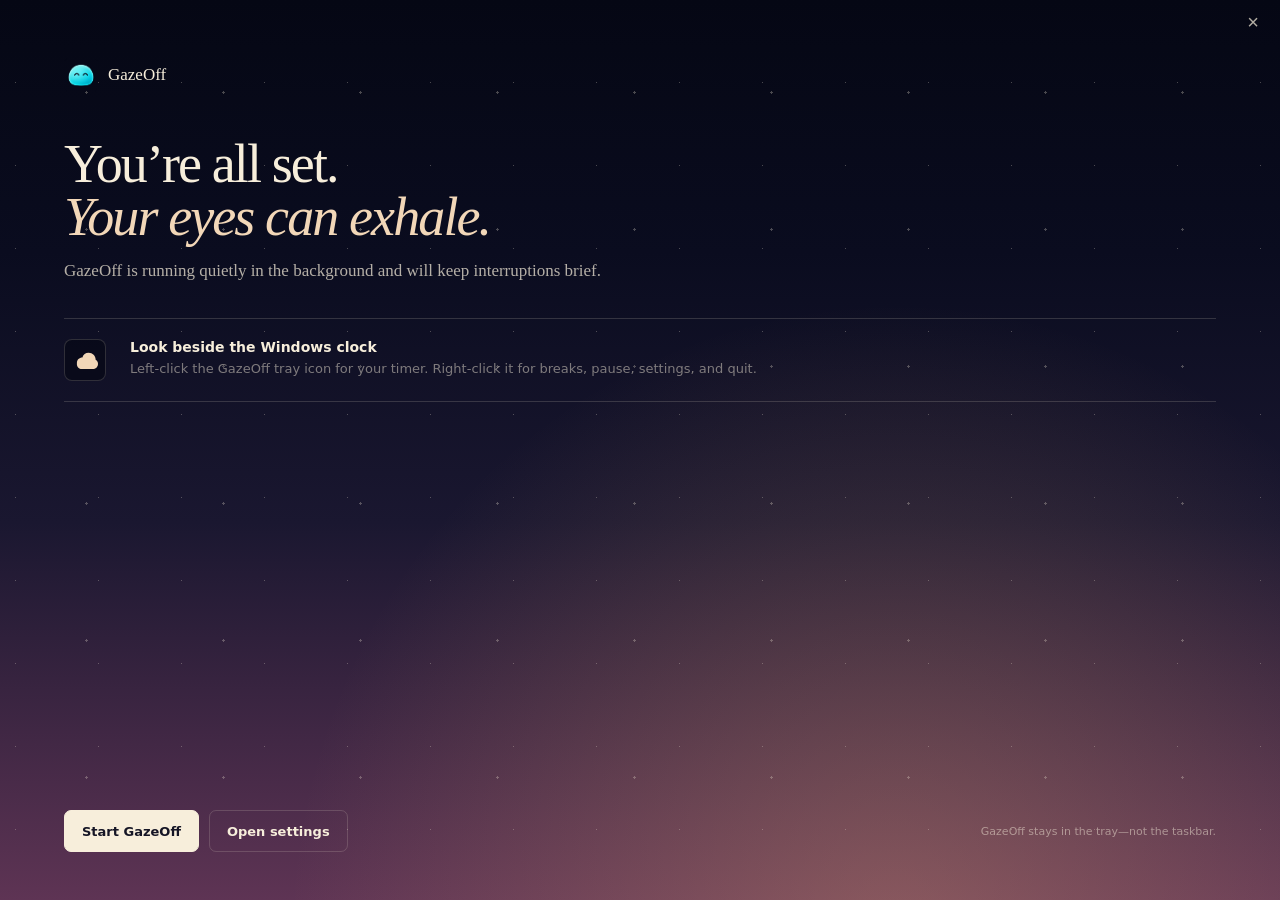
<file: ui/welcome.html>
<!doctype html>
<html lang="en">
<head>
  <meta charset="utf-8">
  <meta name="viewport" content="width=device-width,initial-scale=1">
  <meta name="color-scheme" content="dark">
  <title>Welcome to GazeOff</title>
  <style>
    :root{color-scheme:dark;--ink:#f7eedb;--soft:rgba(247,238,219,.72);--faint:rgba(247,238,219,.48);--rule:rgba(247,238,219,.16);--accent:#e8a874}
    *{box-sizing:border-box}html,body{width:100%;height:100%;margin:0;overflow:hidden}body{position:relative;background:linear-gradient(180deg,#050714 0%,#0a0c1f 28%,#1a1730 58%,#5e3454 100%);color:var(--ink);font-family:Georgia,"Times New Roman",serif;-webkit-font-smoothing:antialiased}
    body::before{content:"";position:absolute;inset:0;background:radial-gradient(ellipse at 70% 105%,rgba(232,168,116,.32),transparent 48%);pointer-events:none}
    .stars{position:absolute;inset:0;background-image:radial-gradient(circle,#f7eedb 0 1px,transparent 1.2px),radial-gradient(circle,#f7eedb 0 .7px,transparent 1px);background-size:137px 137px,83px 83px;background-position:18px 24px,57px 41px;opacity:.28}
    .drag{position:absolute;z-index:3;top:0;left:0;right:54px;height:46px}.close{position:absolute;z-index:4;top:0;right:0;width:54px;height:44px;border:0;background:transparent;color:var(--soft);font:20px sans-serif;cursor:pointer}.close:hover{background:rgba(255,255,255,.08);color:var(--ink)}
    main{position:relative;z-index:2;height:100%;padding:58px 64px 48px;display:flex;flex-direction:column}.brand{display:flex;align-items:center;gap:10px;font-size:17px}.mark{width:34px;height:34px;object-fit:contain}
    h1{max-width:560px;margin:46px 0 14px;font-size:54px;line-height:.98;font-weight:400;letter-spacing:-.035em}h1 em{display:block;color:#f2d7b8;font-weight:400}p{margin:0;color:var(--soft);font-size:17px;line-height:1.55}.tray-guide{margin-top:34px;padding:20px 0;display:grid;grid-template-columns:48px 1fr;gap:18px;border-top:1px solid var(--rule);border-bottom:1px solid var(--rule)}.tray-icon{width:42px;height:42px;display:grid;place-items:center;border:1px solid var(--rule);border-radius:8px;background:rgba(5,7,20,.62)}.tray-icon svg{width:25px;height:25px;fill:#f2d7b8}.tray-guide strong{display:block;margin-bottom:4px;font:600 14px system-ui,sans-serif}.tray-guide span{color:var(--faint);font:13px/1.45 system-ui,sans-serif}
    .actions{margin-top:auto;display:flex;align-items:center;gap:10px}.actions button{min-height:42px;padding:0 17px;border:1px solid var(--rule);border-radius:7px;background:transparent;color:var(--ink);font:600 13px system-ui,sans-serif;cursor:pointer}.actions .primary{border-color:var(--ink);background:var(--ink);color:#151525}.actions button:hover{border-color:var(--ink)}.actions small{margin-left:auto;color:var(--faint);font:11px system-ui,sans-serif}
  </style>
</head>
<body>
  <div class="stars" aria-hidden="true"></div>
  <div class="drag" data-tauri-drag-region></div>
  <button class="close" type="button" aria-label="Close welcome window">×</button>
  <main>
    <div class="brand"><img class="mark" src="assets/tray_blob.png" alt="">GazeOff</div>
    <h1>You’re all set. <em>Your eyes can exhale.</em></h1>
    <p>GazeOff is running quietly in the background and will keep interruptions brief.</p>
    <div class="tray-guide">
      <div class="tray-icon" aria-hidden="true"><svg viewBox="0 0 32 32"><path d="M5 19c0-4 3-7 7-7 1-4 4-6 8-6 5 0 9 4 9 9 2 1 3 3 3 5 0 4-3 7-7 7H11c-3 0-6-3-6-6v-2Z"/></svg></div>
      <div><strong>Look beside the Windows clock</strong><span>Left-click the GazeOff tray icon for your timer. Right-click it for breaks, pause, settings, and quit.</span></div>
    </div>
    <div class="actions">
      <button class="primary" id="start" type="button">Start GazeOff</button>
      <button id="settings" type="button">Open settings</button>
      <small>GazeOff stays in the tray—not the taskbar.</small>
    </div>
  </main>
  <script>
    const invoke=window.__TAURI__.core.invoke;
    document.querySelector('#start').onclick=()=>invoke('welcome_action',{action:'start'});
    document.querySelector('#settings').onclick=()=>invoke('welcome_action',{action:'settings'});
    document.querySelector('.close').onclick=()=>invoke('welcome_action',{action:'close'});
  </script>
</body>
</html>
</file>
